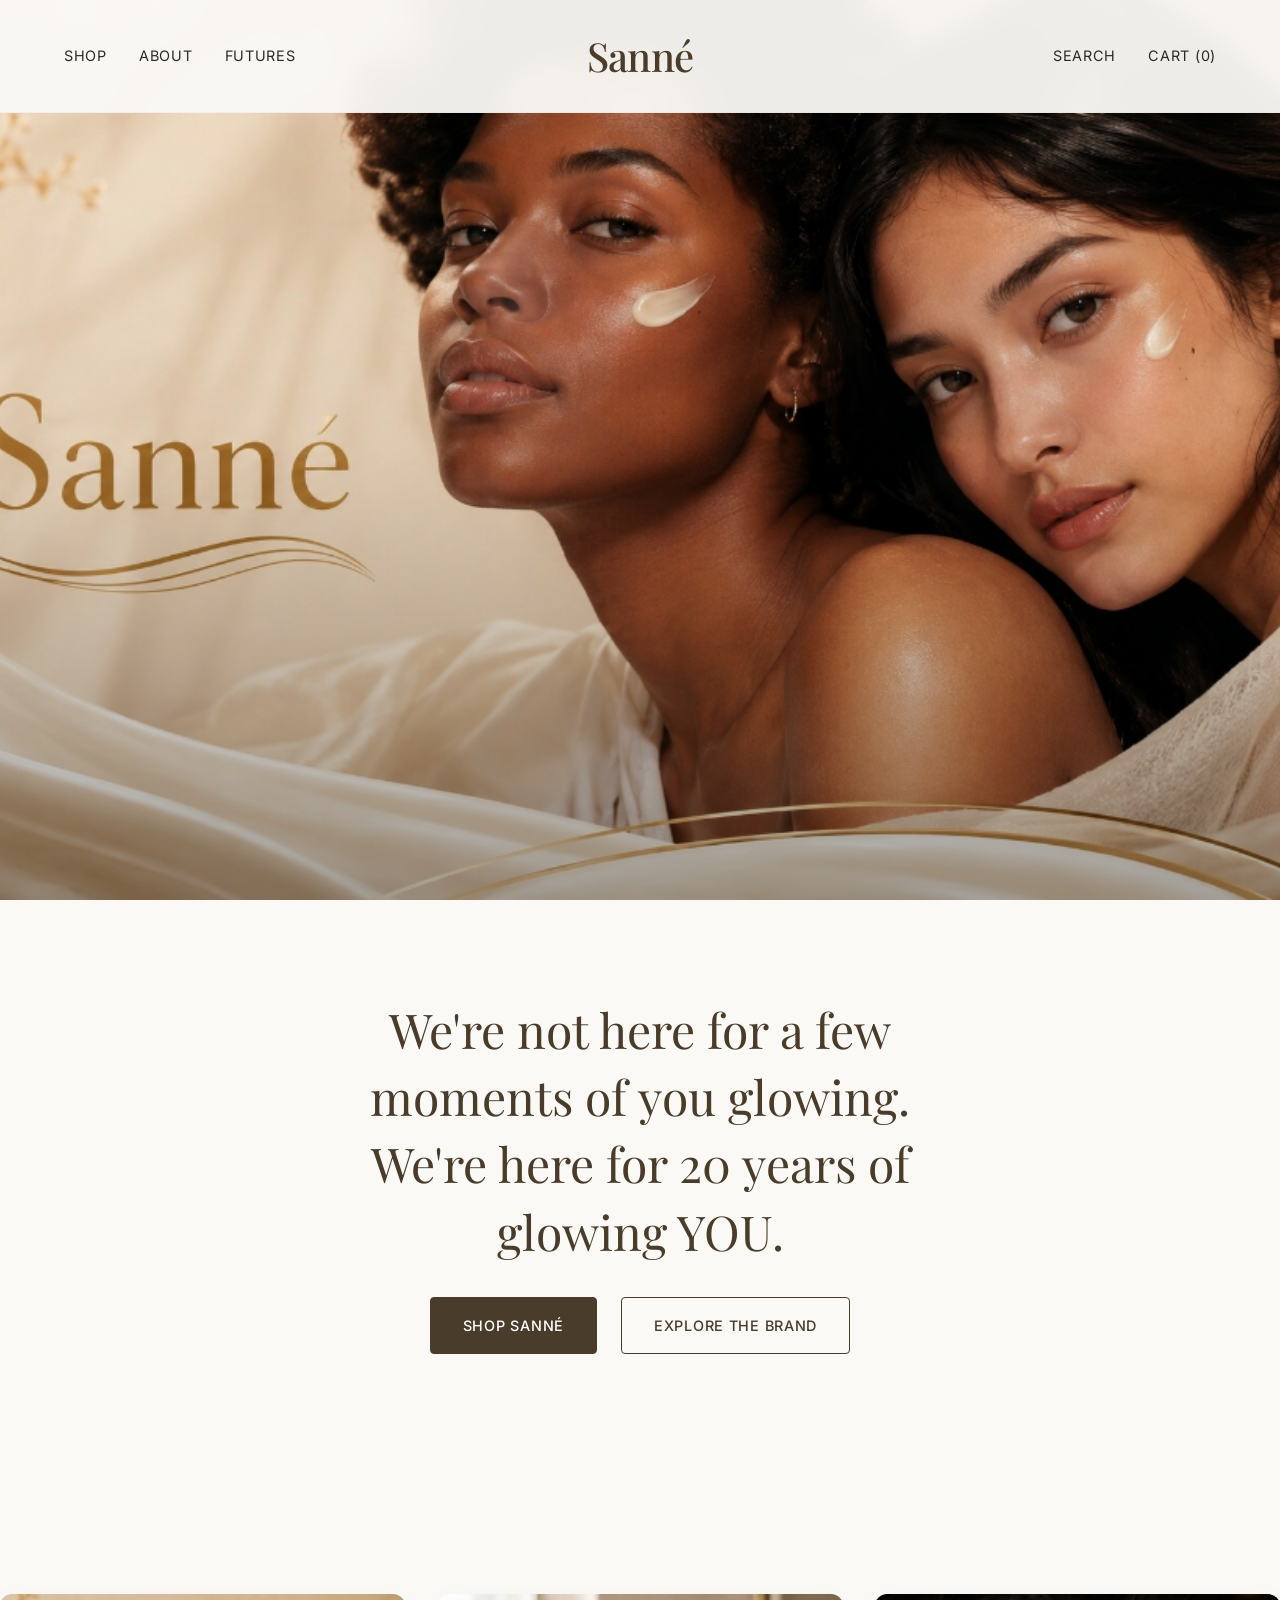
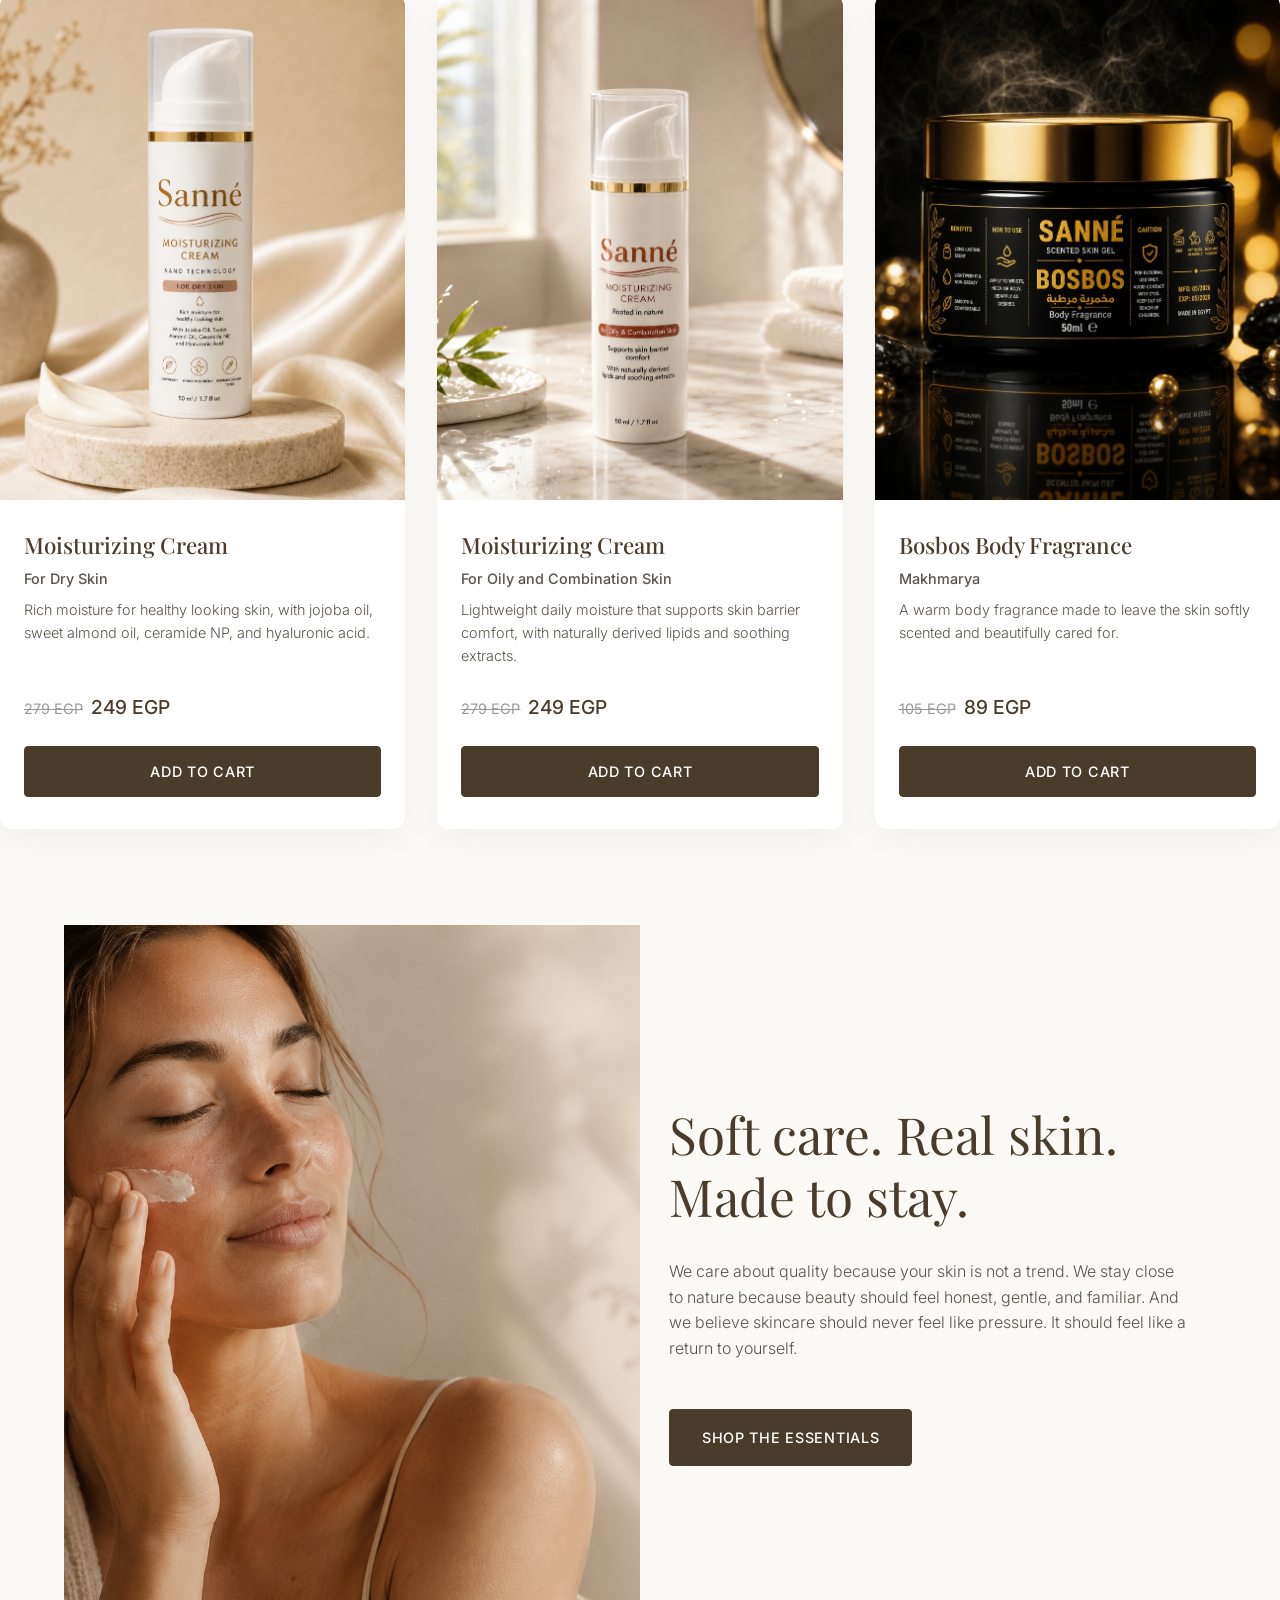
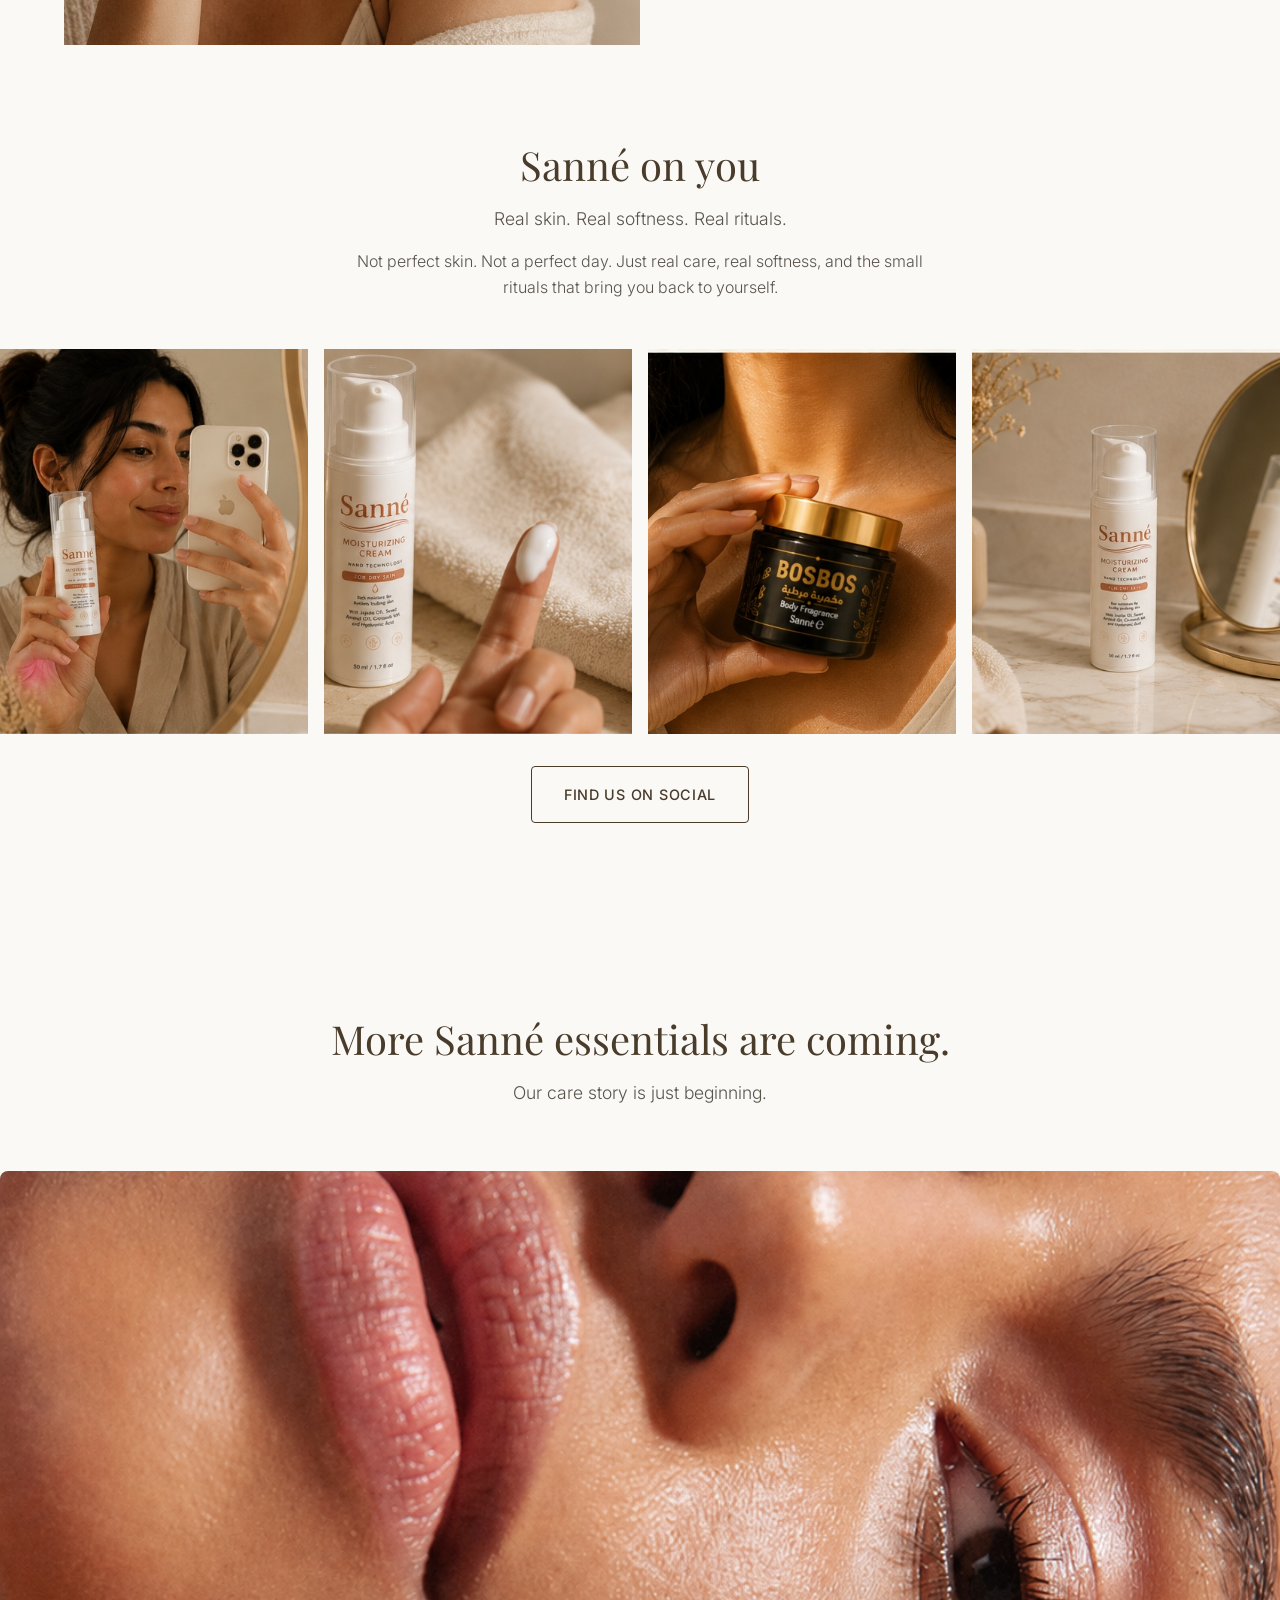
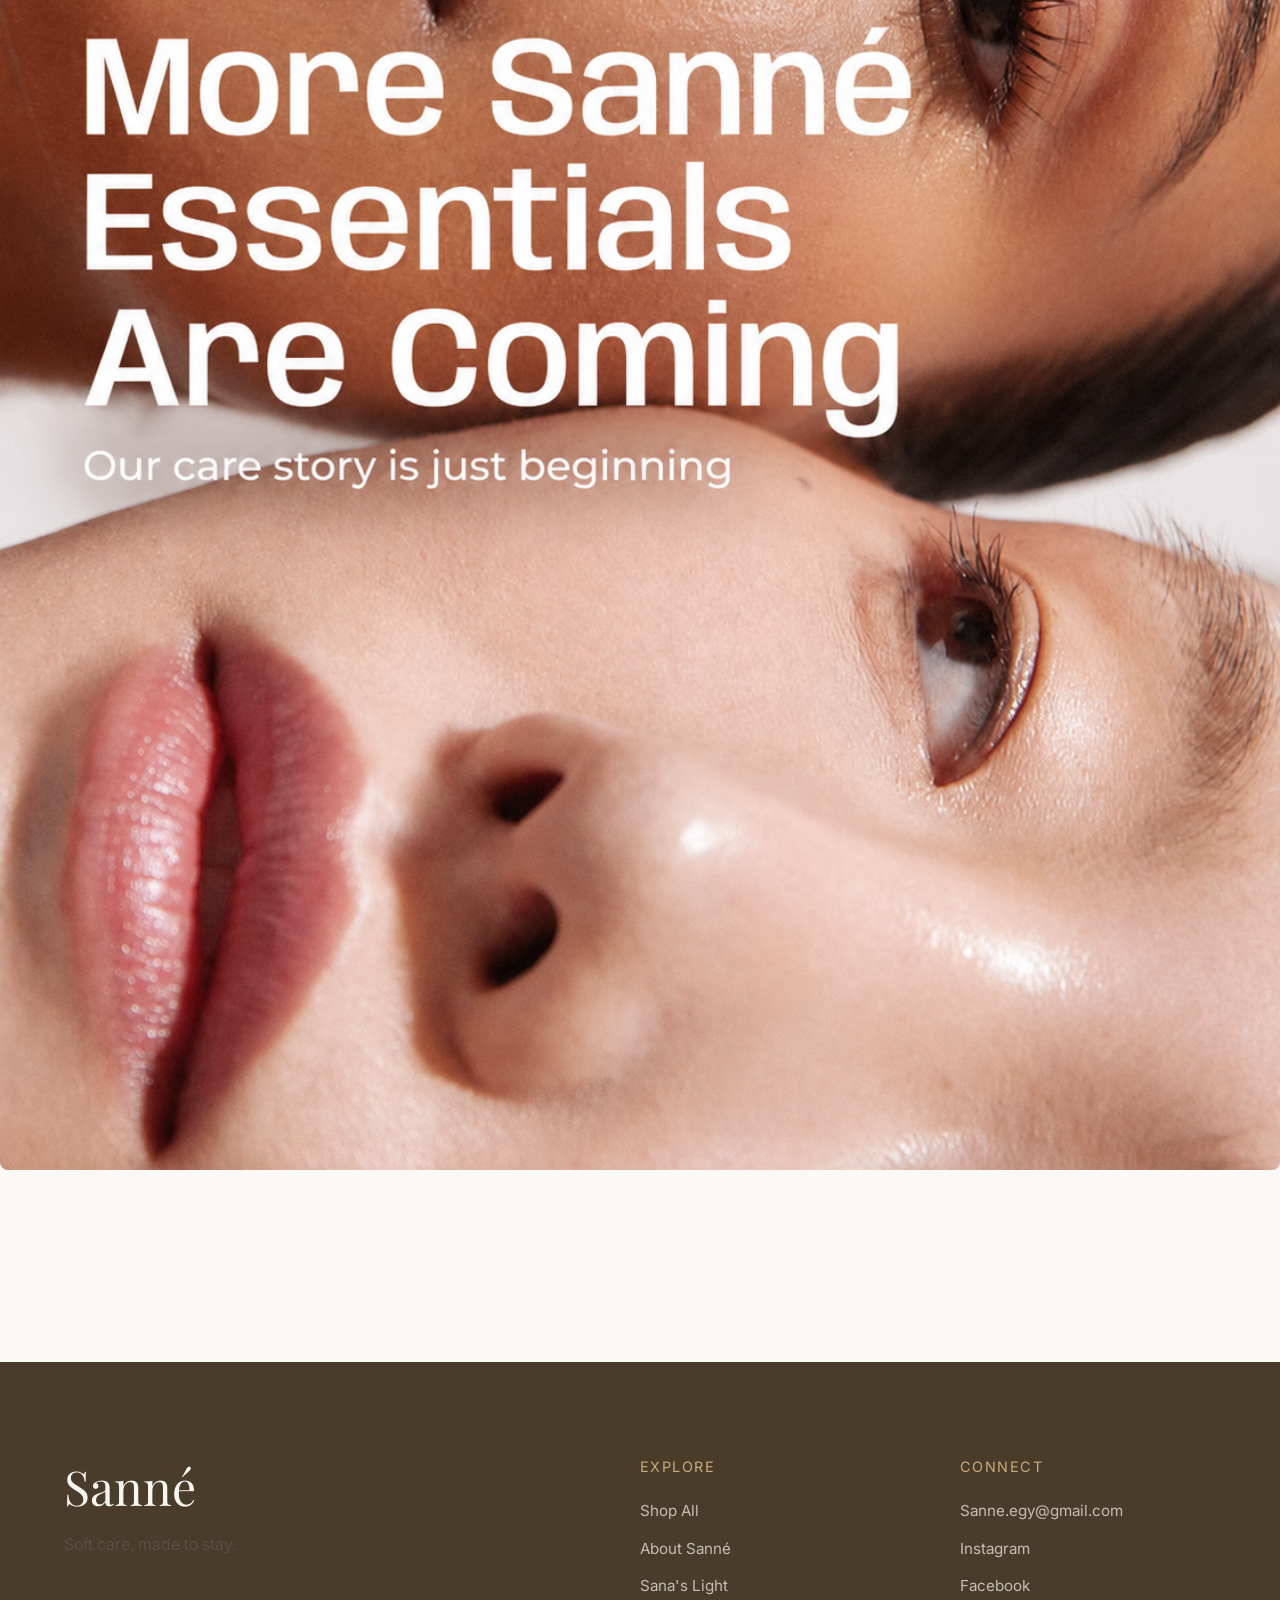
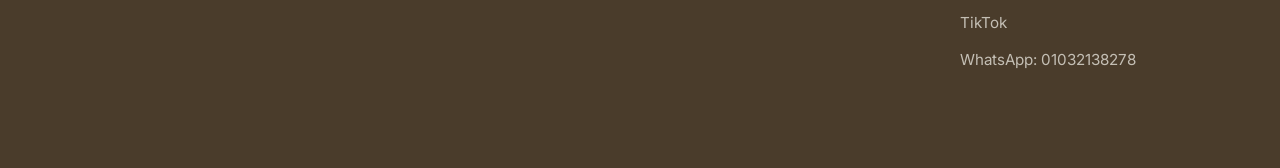
<file: index.html>
<!DOCTYPE html>
<html lang="en">
<head>
  <meta charset="UTF-8">
  <meta name="viewport" content="width=device-width, initial-scale=1.0">
  <title>Sanné | Premium Skincare and Body Care</title>
  <meta name="description" content="Sanné is a premium Egyptian skincare brand focused on natural inspired, intentional care. We are here for 20 years of glowing you.">
  <link rel="stylesheet" href="styles.css">
</head>
<body>

  <!-- Header -->
  <header class="header">
    <nav class="nav-left">
      <a href="shop.html" class="nav-link">SHOP</a>
      <a href="about.html" class="nav-link">ABOUT</a>
      <a href="futures.html" class="nav-link">FUTURES</a>
    </nav>
    <a href="index.html" class="logo">Sanné</a>
    <nav class="nav-right">
      <a href="#" class="nav-link" id="nav-search">SEARCH</a>
      <a href="#" class="nav-link" id="nav-cart">CART <span id="cart-count-badge">(0)</span></a>
    </nav>
    <div class="hamburger">
      <span></span>
      <span></span>
      <span></span>
    </div>
  </header>

  <!-- Mobile Menu -->
  <div class="mobile-menu">
    <a href="shop.html">SHOP</a>
    <a href="about.html">ABOUT</a>
    <a href="futures.html">FUTURES</a>
    <a href="#" id="mobile-search">SEARCH</a>
    <a href="#" id="mobile-cart">CART</a>
  </div>

  <!-- Search Overlay -->
  <div class="search-overlay" id="search-overlay">
    <div class="search-content">
      <button class="close-btn" id="close-search">&times;</button>
      <h2 class="section-title text-center mb-sm">Search Sanné</h2>
      <input type="text" id="search-input" class="form-control" placeholder="Search products, keywords, or skin type..." autocomplete="off">
      <div id="search-results" class="search-results-container mt-md"></div>
    </div>
  </div>

  <!-- Cart Overlay -->
  <div class="cart-overlay" id="cart-overlay">
    <div class="cart-content">
      <button class="close-btn" id="close-cart">&times;</button>
      <h2 class="section-title mb-md">Your Cart</h2>
      
      <div id="cart-items-container" class="cart-items-container">
        <!-- Cart items will be injected here -->
        <p class="empty-cart-msg text-center mt-md">Your cart is empty.</p>
      </div>
      
      <div class="cart-footer mt-md" id="cart-footer" style="display: none;">
        <div class="cart-total-row">
          <span>Total:</span>
          <span id="cart-total-price">0 EGP</span>
        </div>
        
        <h3 class="mt-md mb-sm" style="font-size: 1.2rem;">Checkout</h3>
        <p class="mb-sm" style="font-size: 0.9rem; color: var(--color-text-light);">Payment method: Cash or Instapay</p>
        
        <form id="checkout-form">
          <div class="form-group">
            <input type="text" id="checkout-name" class="form-control" placeholder="Full Name" required>
          </div>
          <div class="form-group">
            <input type="tel" id="checkout-phone" class="form-control" placeholder="Phone Number" required>
          </div>
          <div class="form-group">
            <input type="tel" id="checkout-whatsapp" class="form-control" placeholder="WhatsApp Number (if different)">
          </div>
          <div class="form-group">
            <select id="checkout-city" class="form-control" required>
              <option value="" disabled selected>City in Egypt</option>
              <option value="Cairo">Cairo</option>
              <option value="Giza">Giza</option>
              <option value="Alex">Alexandria</option>
              <option value="Belbeis">Belbeis</option>
              <option value="Zagazig">Zagazig</option>
              <option value="10th of Ramadan">10th of Ramadan</option>
              <option value="Ismailia">Ismailia</option>
              <option value="Aswan">Aswan</option>
              <option value="Assiut">Assiut</option>
              <option value="Luxor">Luxor</option>
              <option value="Red Sea">Red Sea</option>
              <option value="Beheira">Beheira</option>
              <option value="Dakahlia">Dakahlia</option>
              <option value="Suez">Suez</option>
              <option value="Gharbia">Gharbia</option>
              <option value="Fayoum">Fayoum</option>
              <option value="Menoufia">Menoufia</option>
              <option value="Minya">Minya</option>
              <option value="New Valley">New Valley</option>
              <option value="Beni Suef">Beni Suef</option>
              <option value="Port Said">Port Said</option>
              <option value="South Sinai">South Sinai</option>
              <option value="Damietta">Damietta</option>
              <option value="Sohag">Sohag</option>
              <option value="North Sinai">North Sinai</option>
              <option value="Qena">Qena</option>
              <option value="Kafr El Sheikh">Kafr El Sheikh</option>
              <option value="Matrouh">Matrouh</option>
              <option value="Sharqiyah">Sharqiyah</option>
            </select>
          </div>
          <div class="form-group">
            <textarea id="checkout-address" class="form-control" rows="2" placeholder="Full Address" required></textarea>
          </div>
          <div class="form-group">
            <textarea id="checkout-notes" class="form-control" rows="2" placeholder="Notes (Optional)"></textarea>
          </div>
          <button type="submit" class="btn btn-primary" style="width: 100%;">Complete Order</button>
          <p id="checkout-success-msg" class="success-msg mt-sm" style="display: none; color: green; font-size: 0.9rem; text-align: center;">Your order is ready. Please complete it through WhatsApp.</p>
        </form>
      </div>
    </div>
  </div>

  <!-- Hero Section -->
  <section class="hero hero-clean">
    <img src="images/hero.jpg" alt="Sanné Brand Experience" class="hero-img">
    <div class="hero-overlay"></div>
  </section>

  <!-- Mission Statement Section -->
  <section class="mission-section text-center">
    <div class="container" style="max-width: 800px; padding: 4rem 5% 6rem;">
      <h2 class="philosophy-text" style="font-size: clamp(2rem, 4vw, 3rem); font-style: normal; line-height: 1.4;">We're not here for a few moments of you glowing.<br>We're here for 20 years of glowing YOU.</h2>
      <div class="hero-actions mt-md" style="justify-content: center; gap: 1.5rem;">
        <a href="shop.html" class="btn btn-primary">Shop Sanné</a>
        <a href="about.html" class="btn">Explore the brand</a>
      </div>
    </div>
  </section>

  <!-- Featured Products -->
  <section class="section container pt-0">
    <div class="products-grid">
      <!-- Product 1 -->
      <div class="product-card" data-id="p1" data-name="Moisturizing Cream" data-variant="For Dry Skin" data-price="249">
        <div class="product-image-container">
          <img src="images/dry_skin.jpg" alt="Moisturizing Cream For Dry Skin" class="product-image default-img">
          <img src="images/hover_dry_skin_1778922108728.png" alt="Applying Moisturizing Cream For Dry Skin" class="product-image hover-img">
        </div>
        <div class="product-info">
          <h3 class="product-title">Moisturizing Cream</h3>
          <p class="product-variant" style="font-size: 0.9rem; margin-bottom: 0.5rem; font-weight: 500;">For Dry Skin</p>
          <p class="product-desc">Rich moisture for healthy looking skin, with jojoba oil, sweet almond oil, ceramide NP, and hyaluronic acid.</p>
          <div class="product-price-row">
            <span class="price-old">279 EGP</span>
            <span class="price-new">249 EGP</span>
          </div>
          <button class="btn btn-primary btn-order add-to-cart-btn">Add to cart</button>
        </div>
      </div>

      <!-- Product 2 -->
      <div class="product-card" data-id="p2" data-name="Moisturizing Cream" data-variant="For Oily and Combination Skin" data-price="249">
        <div class="product-image-container">
          <img src="images/oily_skin.jpg" alt="Moisturizing Cream For Oily and Combination Skin" class="product-image default-img">
          <img src="images/hover_oily_skin_1778922300593.png" alt="Applying Moisturizing Cream For Oily and Combination Skin" class="product-image hover-img">
        </div>
        <div class="product-info">
          <h3 class="product-title">Moisturizing Cream</h3>
          <p class="product-variant" style="font-size: 0.9rem; margin-bottom: 0.5rem; font-weight: 500;">For Oily and Combination Skin</p>
          <p class="product-desc">Lightweight daily moisture that supports skin barrier comfort, with naturally derived lipids and soothing extracts.</p>
          <div class="product-price-row">
            <span class="price-old">279 EGP</span>
            <span class="price-new">249 EGP</span>
          </div>
          <button class="btn btn-primary btn-order add-to-cart-btn">Add to cart</button>
        </div>
      </div>

      <!-- Product 3 -->
      <div class="product-card" data-id="p3" data-name="Bosbos Body Fragrance" data-variant="Makhmarya" data-price="89">
        <div class="product-image-container">
          <img src="images/bosbos.jpg" alt="Bosbos Body Fragrance" class="product-image default-img">
          <img src="images/bosbos_hover.png" alt="Bosbos Body Fragrance Usage" class="product-image hover-img">
        </div>
        <div class="product-info">
          <h3 class="product-title">Bosbos Body Fragrance</h3>
          <p class="product-variant" style="font-size: 0.9rem; margin-bottom: 0.5rem; font-weight: 500;">Makhmarya</p>
          <p class="product-desc">A warm body fragrance made to leave the skin softly scented and beautifully cared for.</p>
          <div class="product-price-row">
            <span class="price-old">105 EGP</span>
            <span class="price-new">89 EGP</span>
          </div>
          <button class="btn btn-primary btn-order add-to-cart-btn">Add to cart</button>
        </div>
      </div>
    </div>
  </section>

  <!-- Soft Care Section -->
  <section class="editorial-split container">
    <div class="image-wrapper" style="flex: 1;">
      <img src="images/home_soft_care_section.png" alt="Soft care. Real skin. Made to stay." class="editorial-img">
    </div>
    <div class="editorial-content" style="flex: 1; padding: 10% 5%;">
      <h2 class="editorial-title">Soft care. Real skin. Made to stay.</h2>
      <p class="mb-sm">We care about quality because your skin is not a trend. We stay close to nature because beauty should feel honest, gentle, and familiar. And we believe skincare should never feel like pressure. It should feel like a return to yourself.</p>
      <div class="mt-md"><a href="shop.html" class="btn btn-primary">Shop the essentials</a></div>
    </div>
  </section>

  <!-- Sanné on you Section -->
  <section class="section container text-center">
    <h2 class="section-title">Sanné on you</h2>
    <p class="section-subtitle mb-sm">Real skin. Real softness. Real rituals.</p>
    <p class="mb-lg" style="max-width: 600px; margin: 0 auto; color: var(--color-text-light);">Not perfect skin. Not a perfect day. Just real care, real softness, and the small rituals that bring you back to yourself.</p>
    
    <div class="social-grid" style="display: grid; grid-template-columns: repeat(4, 1fr); gap: 1rem; margin-bottom: 2rem;">
      <img src="images/sanne_on_you_selfie.jpg" alt="Sanné selfie" class="social-img" style="width: 100%; aspect-ratio: 4/5; object-fit: cover;">
      <img src="images/sanne_on_you_texture.jpg" alt="Sanné texture" class="social-img" style="width: 100%; aspect-ratio: 4/5; object-fit: cover;">
      <img src="images/sanne_on_you_bosbos.jpg" alt="Sanné bosbos" class="social-img" style="width: 100%; aspect-ratio: 4/5; object-fit: cover;">
      <img src="images/sanne_on_you_vanity.jpg" alt="Sanné vanity" class="social-img" style="width: 100%; aspect-ratio: 4/5; object-fit: cover;">
    </div>
    <div>
      <a href="https://www.instagram.com/sanne.egy/" target="_blank" class="btn">Find us on social</a>
    </div>
  </section>

  <!-- Coming Soon -->
  <section class="section container text-center">
    <div class="section-header">
      <h2 class="section-title">More Sanné essentials are coming.</h2>
      <p class="section-subtitle">Our care story is just beginning.</p>
    </div>
    
    <div class="coming-soon-banner" style="margin-top: 2rem;">
      <img src="images/Our care story is just beginning.png" alt="Our care story is just beginning" style="width: 100%; height: auto; border-radius: 8px;">
    </div>
  </section>

  <!-- Footer -->
  <footer class="footer mt-xl">
    <div class="footer-top">
      <div>
        <h2 class="footer-brand">Sanné</h2>
        <p>Soft care, made to stay.</p>
      </div>
      <div>
        <h3 class="footer-title">Explore</h3>
        <div class="footer-links">
          <a href="shop.html">Shop All</a>
          <a href="about.html">About Sanné</a>
          <a href="futures.html">Sana's Light</a>
        </div>
      </div>
      <div>
        <h3 class="footer-title">Connect</h3>
        <div class="footer-links">
          <a href="mailto:Sanne.egy@gmail.com">Sanne.egy@gmail.com</a>
          <a href="https://www.instagram.com/sanne.egy/" target="_blank">Instagram</a>
          <a href="https://www.facebook.com/share/1Dsn9ZZotF/" target="_blank">Facebook</a>
          <a href="https://www.tiktok.com/@sanne.eg?_r=1&_t=ZS-96NpIO4bs0N" target="_blank">TikTok</a>
          <a href="https://wa.me/201032138278" target="_blank">WhatsApp: 01032138278</a>
        </div>
      </div>
    </div>
  </footer>

  <script src="app.js"></script>
</body>
</html>
</file>
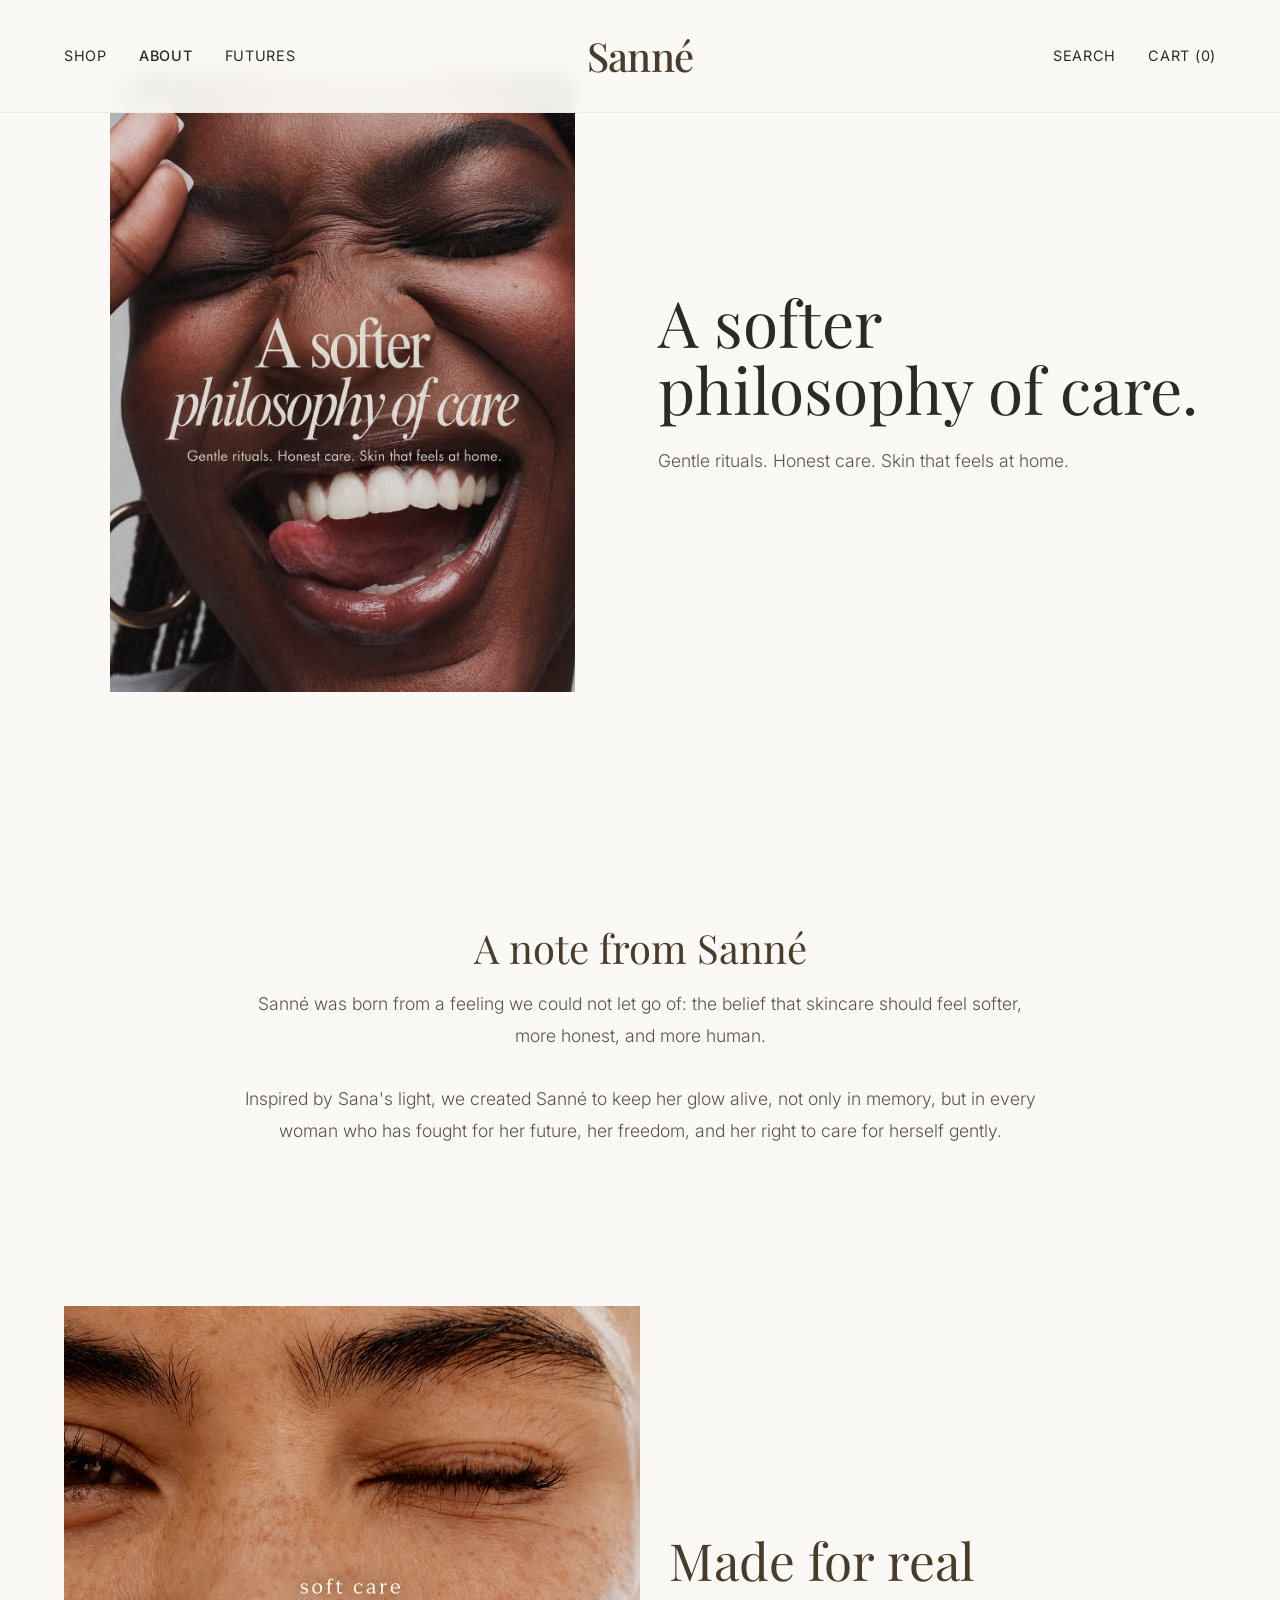
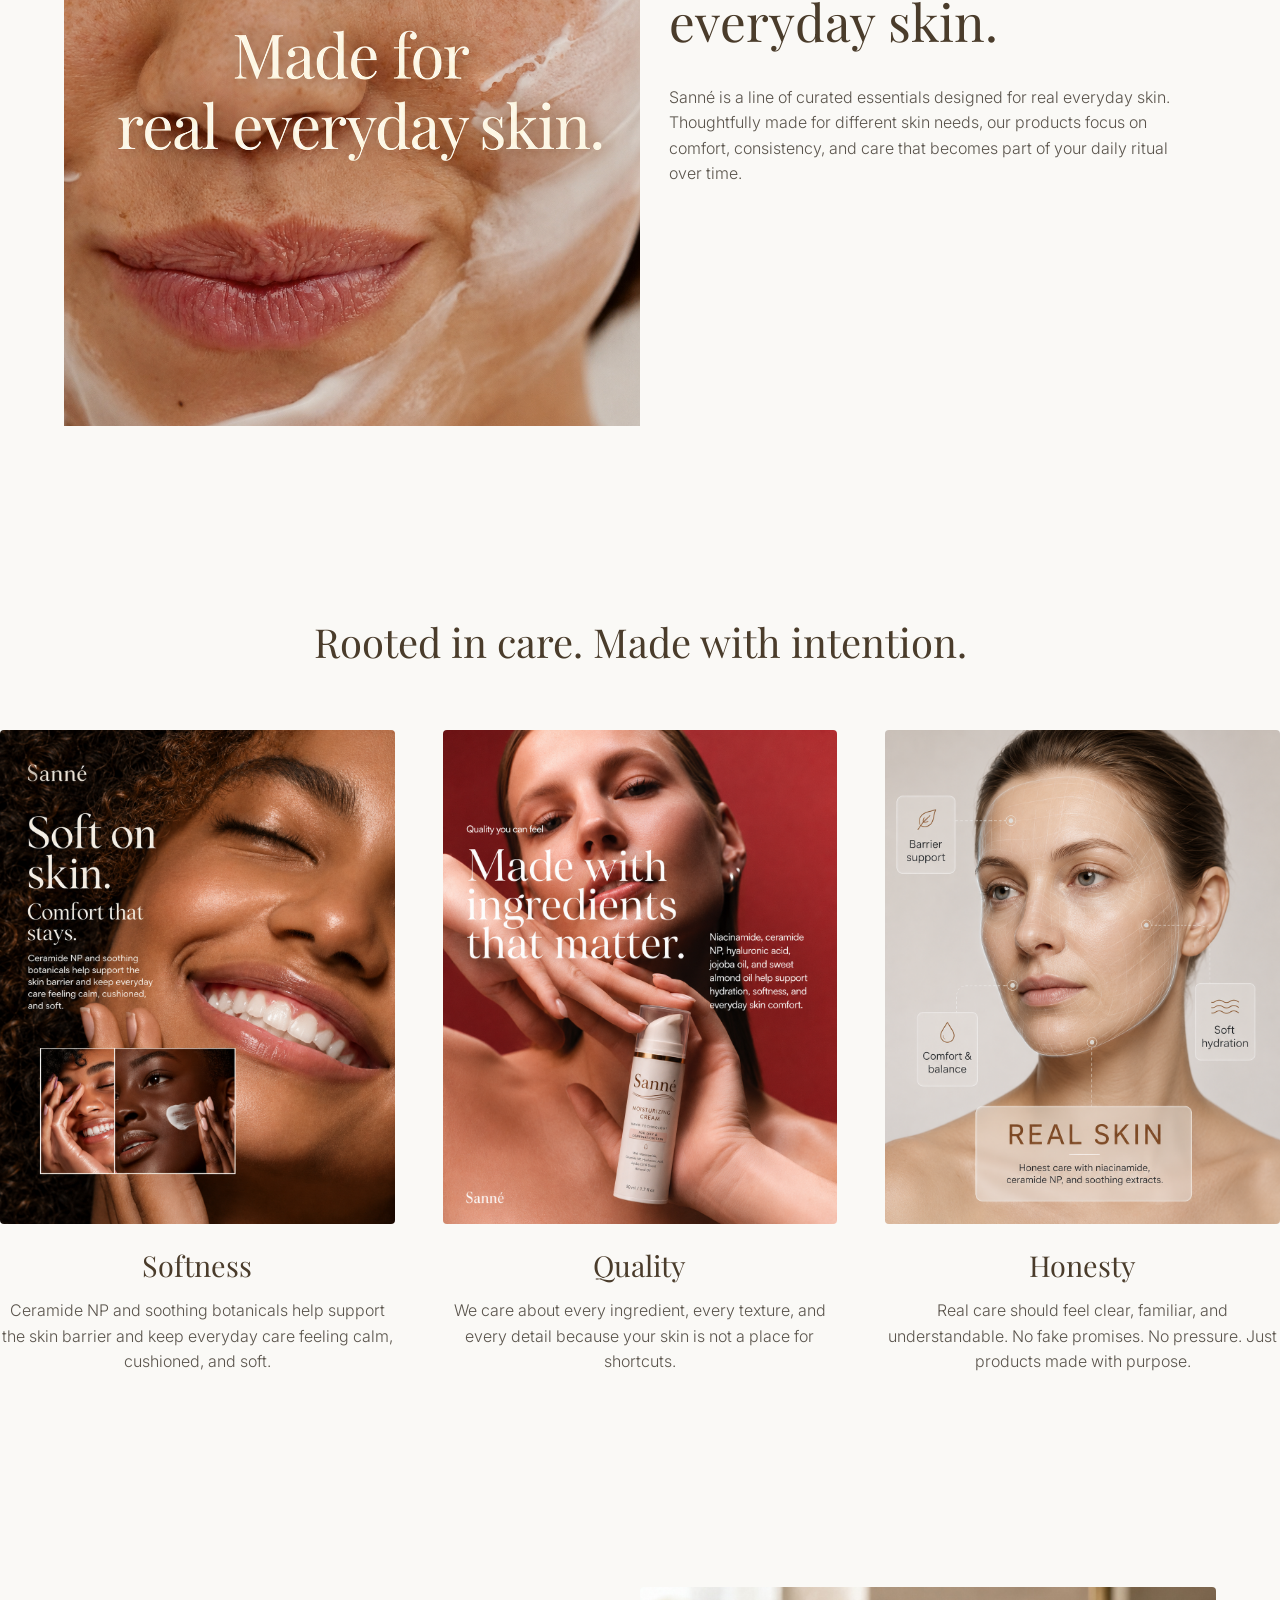
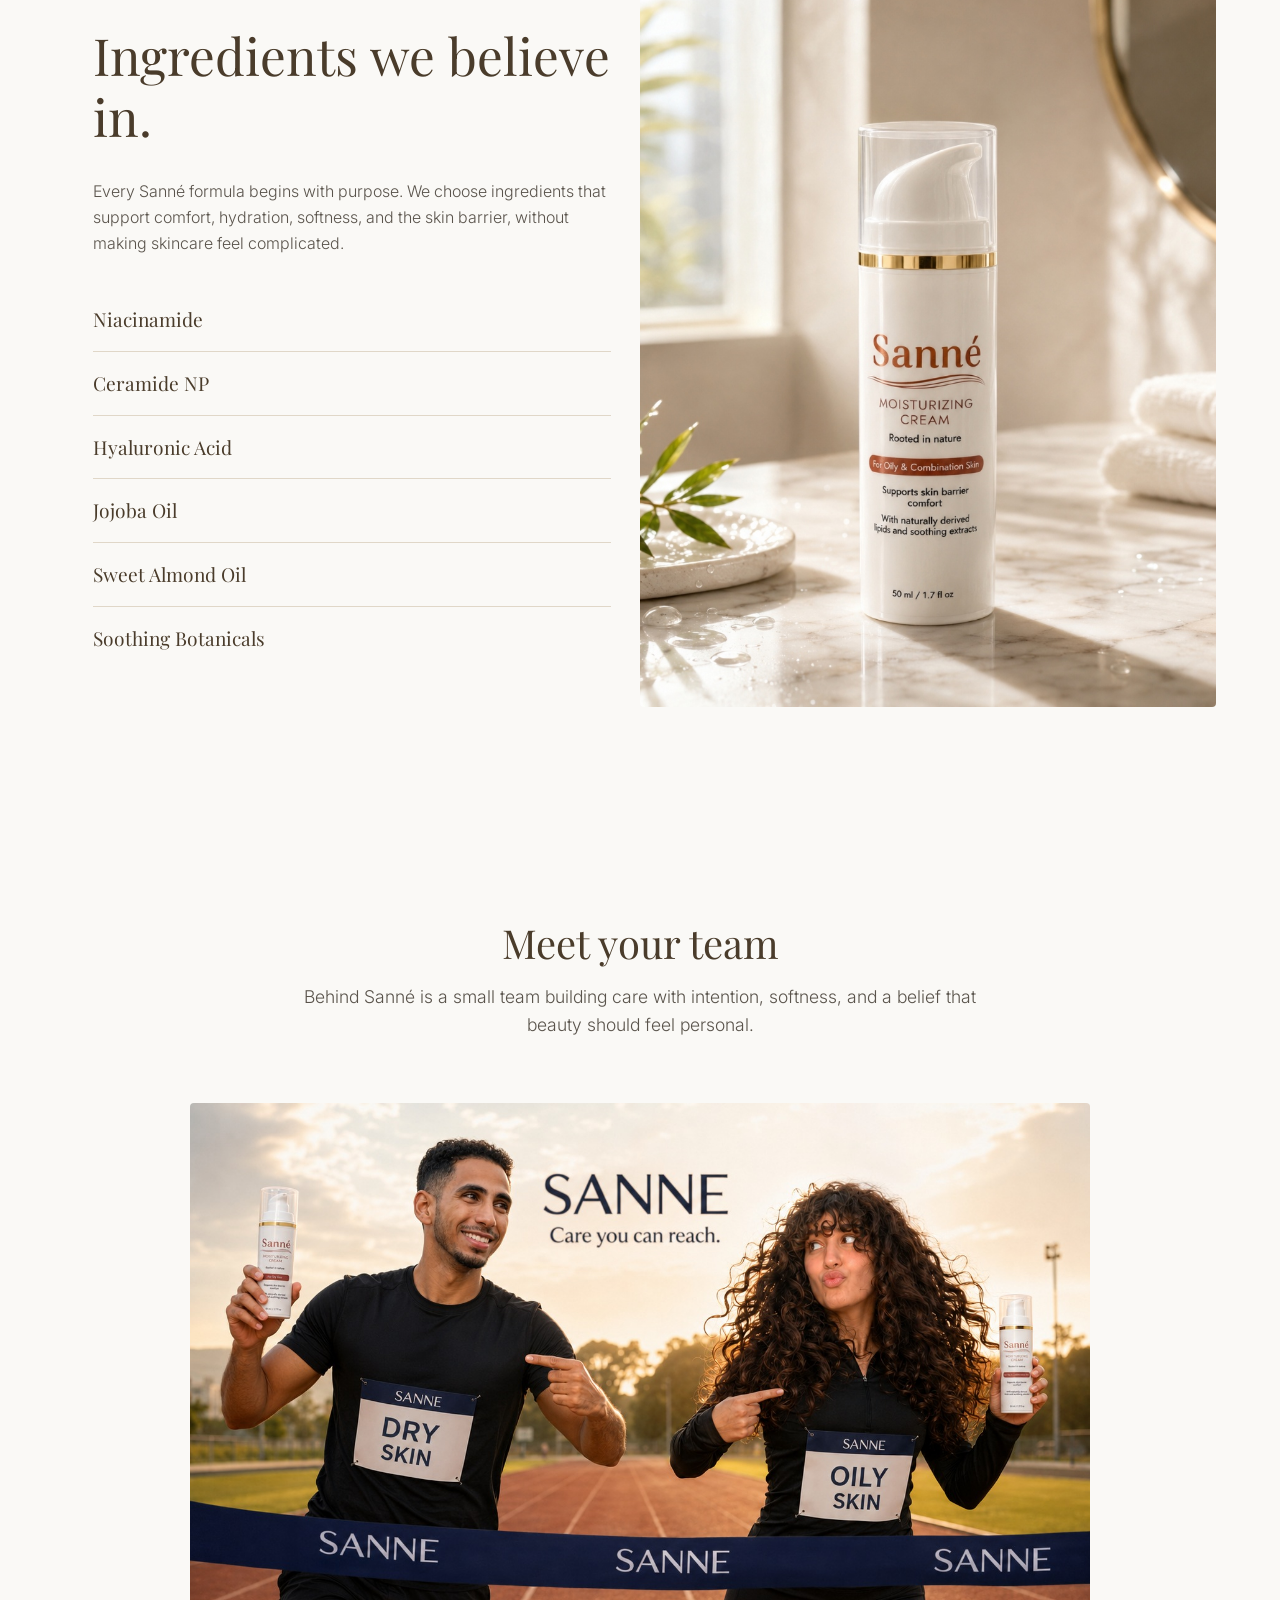
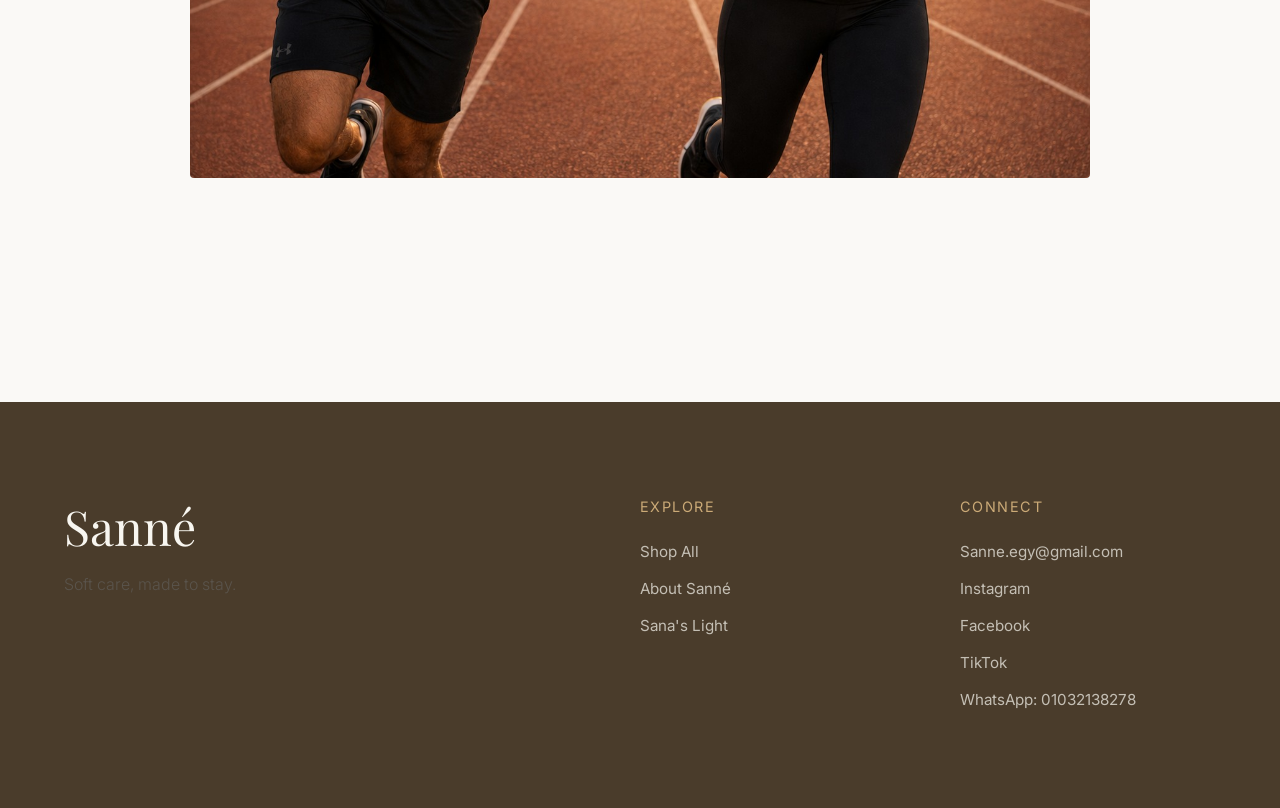
<file: about.html>
<!DOCTYPE html>
<html lang="en">
<head>
  <meta charset="UTF-8">
  <meta name="viewport" content="width=device-width, initial-scale=1.0">
  <title>About Sanné | A Softer Philosophy of Care</title>
  <meta name="description" content="Sanné was born from a feeling we could not let go of: the belief that skincare should feel softer, more honest, and more human.">
  <link rel="stylesheet" href="styles.css">
</head>
<body>

  <!-- Header -->
  <header class="header">
    <nav class="nav-left">
      <a href="shop.html" class="nav-link">SHOP</a>
      <a href="about.html" class="nav-link" style="font-weight: 500;">ABOUT</a>
      <a href="futures.html" class="nav-link">FUTURES</a>
    </nav>
    <a href="index.html" class="logo">Sanné</a>
    <nav class="nav-right">
      <a href="#" class="nav-link" id="nav-search">SEARCH</a>
      <a href="#" class="nav-link" id="nav-cart">CART <span id="cart-count-badge">(0)</span></a>
    </nav>
    <div class="hamburger">
      <span></span>
      <span></span>
      <span></span>
    </div>
  </header>

  <!-- Mobile Menu -->
  <div class="mobile-menu">
    <a href="shop.html">SHOP</a>
    <a href="about.html">ABOUT</a>
    <a href="futures.html">FUTURES</a>
    <a href="#" id="mobile-search">SEARCH</a>
    <a href="#" id="mobile-cart">CART</a>
  </div>

  <!-- Search Overlay -->
  <div class="search-overlay" id="search-overlay">
    <div class="search-content">
      <button class="close-btn" id="close-search">&times;</button>
      <h2 class="section-title text-center mb-sm">Search Sanné</h2>
      <input type="text" id="search-input" class="form-control" placeholder="Search products, keywords, or skin type..." autocomplete="off">
      <div id="search-results" class="search-results-container mt-md"></div>
    </div>
  </div>

  <!-- Cart Overlay -->
  <div class="cart-overlay" id="cart-overlay">
    <div class="cart-content">
      <button class="close-btn" id="close-cart">&times;</button>
      <h2 class="section-title mb-md">Your Cart</h2>
      
      <div id="cart-items-container" class="cart-items-container">
        <p class="empty-cart-msg text-center mt-md">Your cart is empty.</p>
      </div>
      
      <div class="cart-footer mt-md" id="cart-footer" style="display: none;">
        <div class="cart-total-row">
          <span>Total:</span>
          <span id="cart-total-price">0 EGP</span>
        </div>
        
        <h3 class="mt-md mb-sm" style="font-size: 1.2rem;">Checkout</h3>
        <p class="mb-sm" style="font-size: 0.9rem; color: var(--color-text-light);">Payment method: Cash or Instapay</p>
        
        <form id="checkout-form">
          <div class="form-group">
            <input type="text" id="checkout-name" class="form-control" placeholder="Full Name" required>
          </div>
          <div class="form-group">
            <input type="tel" id="checkout-phone" class="form-control" placeholder="Phone Number" required>
          </div>
          <div class="form-group">
            <input type="tel" id="checkout-whatsapp" class="form-control" placeholder="WhatsApp Number (if different)">
          </div>
          <div class="form-group">
            <select id="checkout-city" class="form-control" required>
              <option value="" disabled selected>City in Egypt</option>
              <option value="Cairo">Cairo</option>
              <option value="Giza">Giza</option>
              <option value="Alex">Alexandria</option>
              <option value="Belbeis">Belbeis</option>
              <option value="Zagazig">Zagazig</option>
              <option value="10th of Ramadan">10th of Ramadan</option>
              <option value="Ismailia">Ismailia</option>
              <option value="Aswan">Aswan</option>
              <option value="Assiut">Assiut</option>
              <option value="Luxor">Luxor</option>
              <option value="Red Sea">Red Sea</option>
              <option value="Beheira">Beheira</option>
              <option value="Dakahlia">Dakahlia</option>
              <option value="Suez">Suez</option>
              <option value="Gharbia">Gharbia</option>
              <option value="Fayoum">Fayoum</option>
              <option value="Menoufia">Menoufia</option>
              <option value="Minya">Minya</option>
              <option value="New Valley">New Valley</option>
              <option value="Beni Suef">Beni Suef</option>
              <option value="Port Said">Port Said</option>
              <option value="South Sinai">South Sinai</option>
              <option value="Damietta">Damietta</option>
              <option value="Sohag">Sohag</option>
              <option value="North Sinai">North Sinai</option>
              <option value="Qena">Qena</option>
              <option value="Kafr El Sheikh">Kafr El Sheikh</option>
              <option value="Matrouh">Matrouh</option>
              <option value="Sharqiyah">Sharqiyah</option>
            </select>
          </div>
          <div class="form-group">
            <textarea id="checkout-address" class="form-control" rows="2" placeholder="Full Address" required></textarea>
          </div>
          <div class="form-group">
            <textarea id="checkout-notes" class="form-control" rows="2" placeholder="Notes (Optional)"></textarea>
          </div>
          <button type="submit" class="btn btn-primary" style="width: 100%;">Complete Order</button>
          <p id="checkout-success-msg" class="success-msg mt-sm" style="display: none; color: green; font-size: 0.9rem; text-align: center;">Your order is ready. Please complete it through WhatsApp.</p>
        </form>
      </div>
    </div>
  </div>

<!-- About Hero -->
<section class="about-hero-editorial">
  <div class="about-hero-image-wrap">
    <img
      src="images/A softer philosophy of care.png"
      alt="A softer philosophy of care"
      class="about-hero-img"
    >
  </div>

  <div class="about-hero-copy">
    <h1>A softer philosophy of care.</h1>
    <p>Gentle rituals. Honest care. Skin that feels at home.</p>
  </div>
</section>

  <!-- Centered Note -->
  <section class="section container">
    <div class="centered-note text-center" style="max-width: 800px; margin: 0 auto; padding: 4rem 0;">
      <h2 class="section-title mb-sm">A note from Sanné</h2>
      <p style="font-size: 1.1rem; line-height: 1.8; color: var(--color-text-light);">
        Sanné was born from a feeling we could not let go of: the belief that skincare should feel softer, more honest, and more human.<br><br>
        Inspired by Sana's light, we created Sanné to keep her glow alive, not only in memory, but in every woman who has fought for her future, her freedom, and her right to care for herself gently.
      </p>
    </div>
  </section>

  <!-- Intentional Skincare Split -->
  <section class="editorial-split container">
    <div class="image-wrapper" style="flex: 1;">
      <img src="images/Intentional skincare.png" alt="Intentional skincare" class="editorial-img">
    </div>
    <div class="editorial-content" style="flex: 1; padding: 10% 5%;">
      <h2 class="editorial-title">Made for real everyday skin.</h2>
      <p class="mb-sm">Sanné is a line of curated essentials designed for real everyday skin. Thoughtfully made for different skin needs, our products focus on comfort, consistency, and care that becomes part of your daily ritual over time.</p>
    </div>
  </section>

  <!-- Values Section -->
  <section class="section container mt-xl">
    <div class="section-header text-center mb-lg">
      <h2 class="section-title">Rooted in care. Made with intention.</h2>
    </div>
    
    <div class="values-grid" style="display: grid; grid-template-columns: repeat(auto-fit, minmax(300px, 1fr)); gap: 3rem;">
      <div class="value-card text-center">
        <img src="images/softness.png" alt="Softness" style="width: 100%; aspect-ratio: 4/5; object-fit: cover; margin-bottom: 1.5rem; border-radius: 4px;">
        <h3 class="mb-sm" style="font-family: var(--font-serif); font-size: 1.8rem; color: var(--color-dark-brown);">Softness</h3>
        <p>Ceramide NP and soothing botanicals help support the skin barrier and keep everyday care feeling calm, cushioned, and soft.</p>
      </div>
      <div class="value-card text-center">
        <img src="images/quality.png" alt="Quality" style="width: 100%; aspect-ratio: 4/5; object-fit: cover; margin-bottom: 1.5rem; border-radius: 4px;">
        <h3 class="mb-sm" style="font-family: var(--font-serif); font-size: 1.8rem; color: var(--color-dark-brown);">Quality</h3>
        <p>We care about every ingredient, every texture, and every detail because your skin is not a place for shortcuts.</p>
      </div>
      <div class="value-card text-center">
        <img src="images/honest.png" alt="Honesty" style="width: 100%; aspect-ratio: 4/5; object-fit: cover; margin-bottom: 1.5rem; border-radius: 4px;">
        <h3 class="mb-sm" style="font-family: var(--font-serif); font-size: 1.8rem; color: var(--color-dark-brown);">Honesty</h3>
        <p>Real care should feel clear, familiar, and understandable. No fake promises. No pressure. Just products made with purpose.</p>
      </div>
    </div>
  </section>

  <!-- Ingredients Split -->
  <section class="editorial-split container mt-xl" style="align-items: center;">
    <div class="editorial-content" style="flex: 1; padding: 10% 5%;">
      <h2 class="editorial-title">Ingredients we believe in.</h2>
      <p class="mb-md">Every Sanné formula begins with purpose. We choose ingredients that support comfort, hydration, softness, and the skin barrier, without making skincare feel complicated.</p>
      
      <ul style="list-style: none; padding: 0;">
        <li style="padding: 1rem 0; border-bottom: 1px solid var(--color-border); font-family: var(--font-serif); font-size: 1.2rem; color: var(--color-dark-brown);">Niacinamide</li>
        <li style="padding: 1rem 0; border-bottom: 1px solid var(--color-border); font-family: var(--font-serif); font-size: 1.2rem; color: var(--color-dark-brown);">Ceramide NP</li>
        <li style="padding: 1rem 0; border-bottom: 1px solid var(--color-border); font-family: var(--font-serif); font-size: 1.2rem; color: var(--color-dark-brown);">Hyaluronic Acid</li>
        <li style="padding: 1rem 0; border-bottom: 1px solid var(--color-border); font-family: var(--font-serif); font-size: 1.2rem; color: var(--color-dark-brown);">Jojoba Oil</li>
        <li style="padding: 1rem 0; border-bottom: 1px solid var(--color-border); font-family: var(--font-serif); font-size: 1.2rem; color: var(--color-dark-brown);">Sweet Almond Oil</li>
        <li style="padding: 1rem 0; font-family: var(--font-serif); font-size: 1.2rem; color: var(--color-dark-brown);">Soothing Botanicals</li>
      </ul>
    </div>
    <div class="image-wrapper" style="flex: 1;">
      <img src="images/oily_skin.jpg" alt="Ingredients we believe in" class="editorial-img" style="border-radius: 4px;">
    </div>
  </section>

  <!-- Team -->
  <section class="section container text-center mt-xl mb-xl">
    <div class="section-header">
      <h2 class="section-title">Meet your team</h2>
      <p class="section-subtitle mt-sm">Behind Sanné is a small team building care with intention, softness, and a belief that beauty should feel personal.</p>
    </div>
    <div style="max-width: 900px; margin: 2rem auto;">
      <img src="images/Team.jpg" alt="Meet your team" style="width: 100%; height: auto; border-radius: 4px;">
    </div>
  </section>

  <!-- Footer -->
  <footer class="footer mt-xl">
    <div class="footer-top">
      <div>
        <h2 class="footer-brand">Sanné</h2>
        <p>Soft care, made to stay.</p>
      </div>
      <div>
        <h3 class="footer-title">Explore</h3>
        <div class="footer-links">
          <a href="shop.html">Shop All</a>
          <a href="about.html">About Sanné</a>
          <a href="futures.html">Sana's Light</a>
        </div>
      </div>
      <div>
        <h3 class="footer-title">Connect</h3>
        <div class="footer-links">
          <a href="mailto:Sanne.egy@gmail.com">Sanne.egy@gmail.com</a>
          <a href="https://www.instagram.com/sanne.egy/" target="_blank">Instagram</a>
          <a href="https://www.facebook.com/share/1Dsn9ZZotF/" target="_blank">Facebook</a>
          <a href="https://www.tiktok.com/@sanne.eg?_r=1&_t=ZS-96NpIO4bs0N" target="_blank">TikTok</a>
          <a href="https://wa.me/201032138278" target="_blank">WhatsApp: 01032138278</a>
        </div>
      </div>
    </div>
  </footer>

  <script src="app.js"></script>
</body>
</html>
</file>
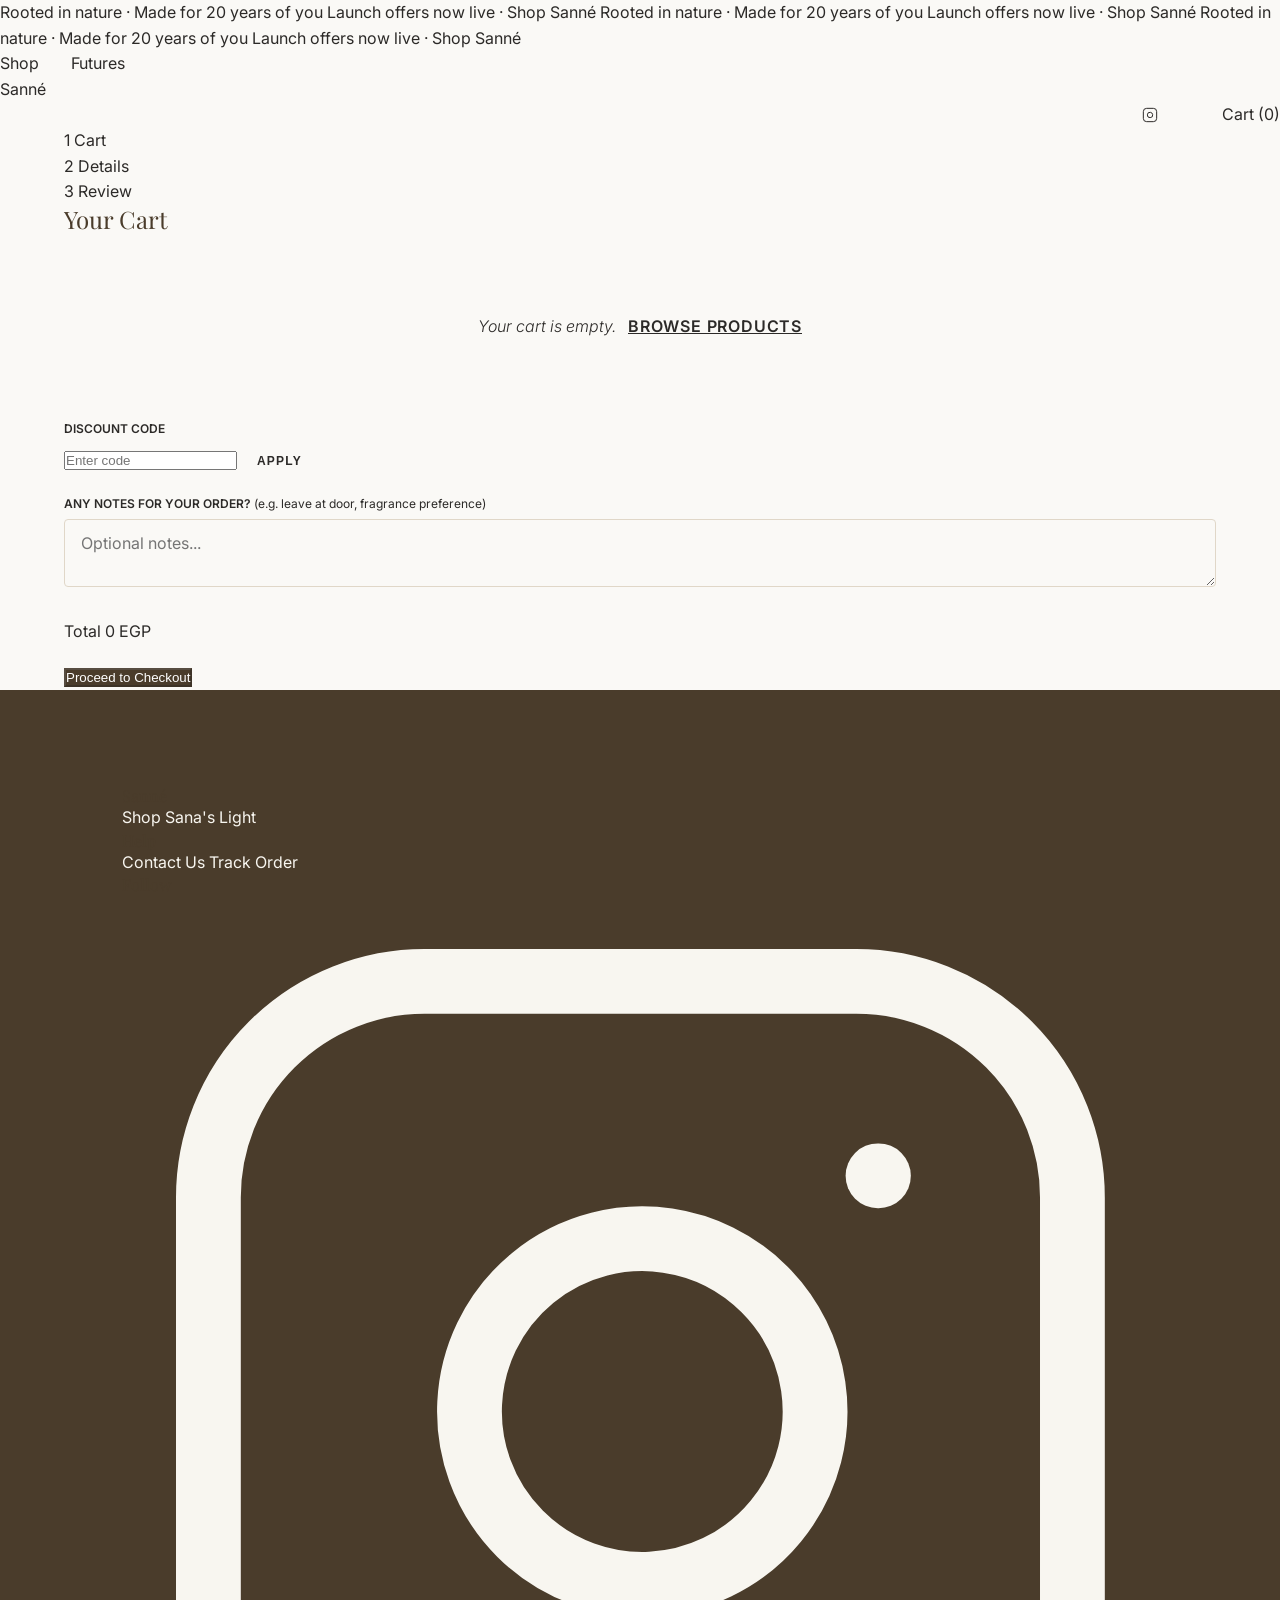
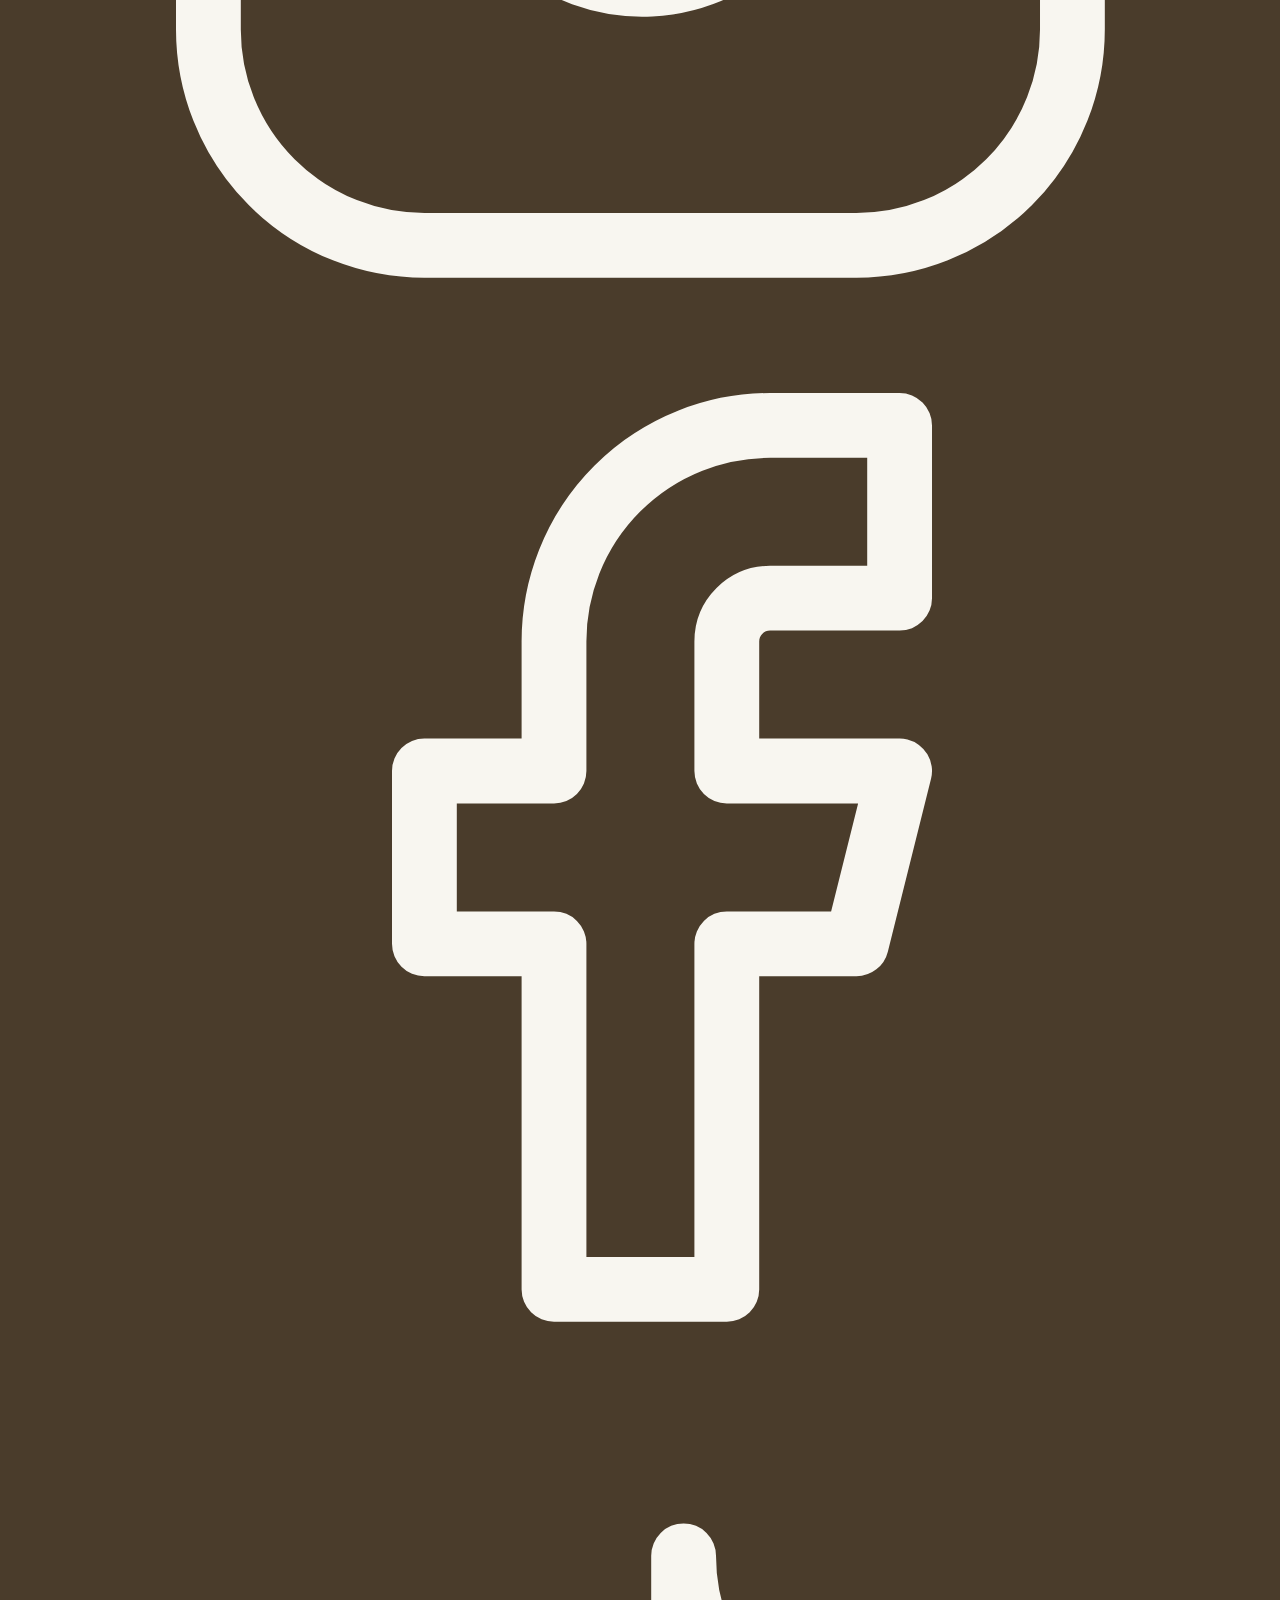
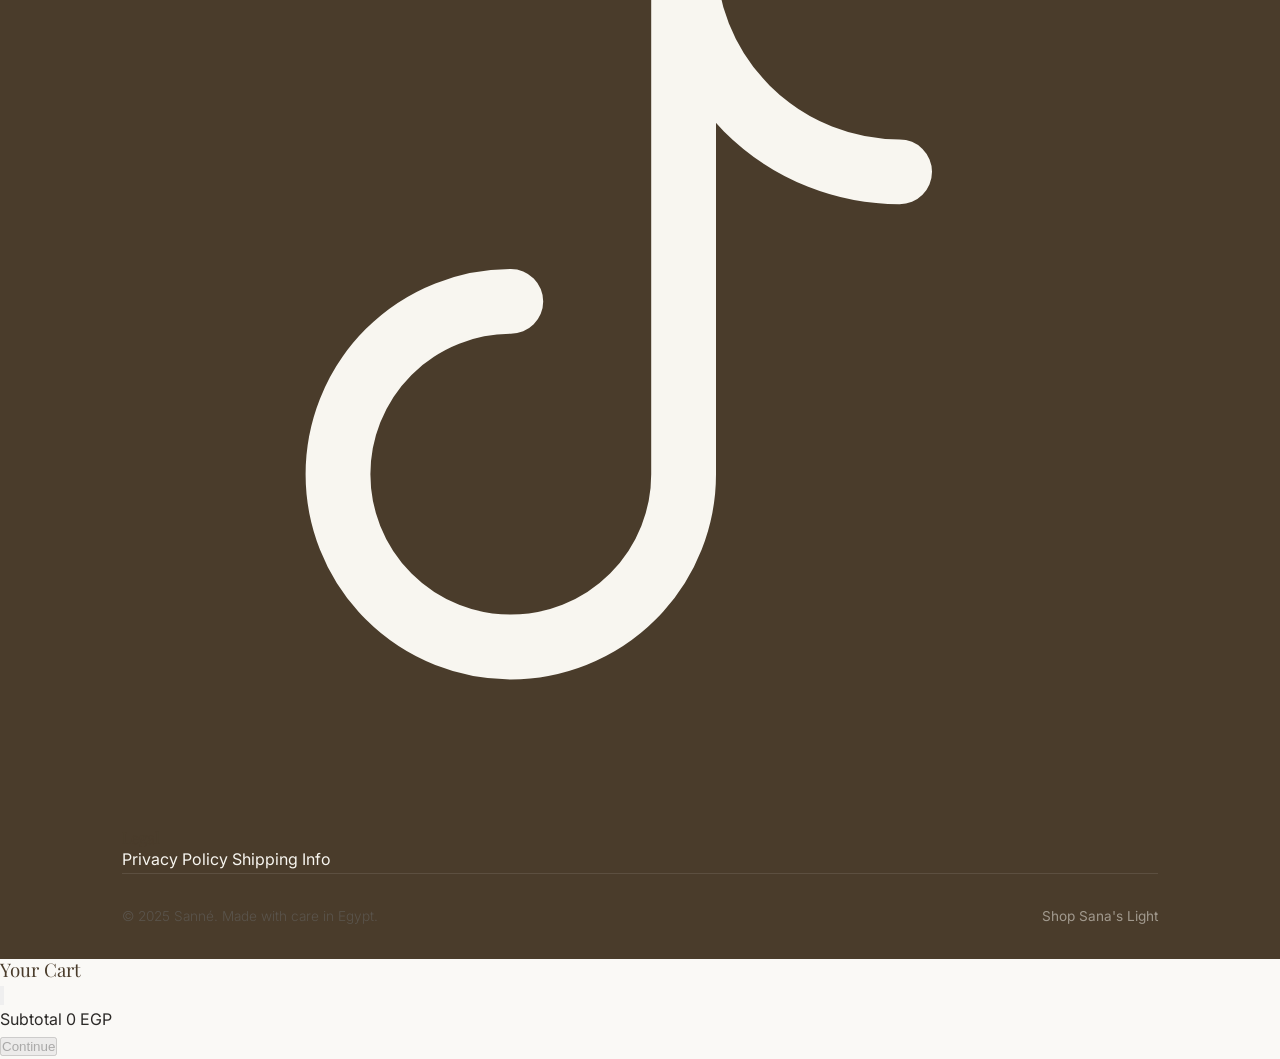
<file: checkout.html>
<!DOCTYPE html>
<html lang="en">
<head>
  <meta charset="UTF-8">
  <meta name="viewport" content="width=device-width, initial-scale=1.0">
  <title>Checkout, Sanné</title>
  <meta name="description" content="Complete your Sanné order. Cash or Instapay across Egypt.">
  <link rel="stylesheet" href="styles.css">
</head>
<body>

  <!-- Announcement Bar -->
  <div class="announcement-bar" id="announcement-bar">
    <div class="marquee-track">
      <span>Rooted in nature · Made for 20 years of you</span>
      <span>Launch offers now live · Shop Sanné</span>
      <span>Rooted in nature · Made for 20 years of you</span>
      <span>Launch offers now live · Shop Sanné</span>
      <span>Rooted in nature · Made for 20 years of you</span>
      <span>Launch offers now live · Shop Sanné</span>
    </div>
  </div>

  <!-- Navigation -->
  <nav class="navbar solid has-announcement" id="navbar">
    <div class="nav-inner">
      <div class="nav-left">
        <a href="shop.html">Shop</a>
        <a href="futures.html">Futures</a>
      </div>
      <a href="index.html" class="brand-logo">Sanné</a>
      <div class="nav-right">
        <a href="https://www.instagram.com/sanne.egy/" target="_blank" style="display:flex;align-items:center;"><svg width="16" height="16" viewBox="0 0 24 24" fill="none" stroke="currentColor" stroke-width="1.5"><rect x="2" y="2" width="20" height="20" rx="5"/><path d="M16 11.37A4 4 0 1 1 12.63 8 4 4 0 0 1 16 11.37z"/><line x1="17.5" y1="6.5" x2="17.51" y2="6.5"/></svg></a>
        <div class="cart-icon" onclick="openCart()">
          <svg viewBox="0 0 24 24" fill="none" stroke="currentColor" stroke-width="1.5"><path d="M6 2L3 6v14a2 2 0 0 0 2 2h14a2 2 0 0 0 2-2V6l-3-4z"/><line x1="3" y1="6" x2="21" y2="6"/><path d="M16 10a4 4 0 0 1-8 0"/></svg>
          <span class="cart-badge" style="display:none;">0</span>
        </div>
        <span class="cart-text" style="cursor:pointer;" onclick="openCart()">Cart (0)</span>
        <div class="hamburger" id="hamburger"><span></span><span></span><span></span></div>
      </div>
    </div>
  </nav>

  <!-- Mobile Menu -->
  <div class="mobile-menu" id="mobile-menu">
    <a href="shop.html">Shop</a>
    <a href="futures.html">Futures</a>
    <a href="checkout.html">Cart</a>
    <div class="mobile-socials">
      <a href="https://www.instagram.com/sanne.egy/" target="_blank"><svg viewBox="0 0 24 24" fill="none" stroke="currentColor" stroke-width="1.5" width="22" height="22"><rect x="2" y="2" width="20" height="20" rx="5"/><path d="M16 11.37A4 4 0 1 1 12.63 8 4 4 0 0 1 16 11.37z"/><line x1="17.5" y1="6.5" x2="17.51" y2="6.5"/></svg></a>
      <a href="https://www.facebook.com/share/1Dsn9ZZotF/" target="_blank"><svg viewBox="0 0 24 24" fill="none" stroke="currentColor" stroke-width="1.5" width="22" height="22"><path d="M18 2h-3a5 5 0 0 0-5 5v3H7v4h3v8h4v-8h3l1-4h-4V7a1 1 0 0 1 1-1h3z"/></svg></a>
      <a href="https://www.tiktok.com/@sanne.eg" target="_blank"><svg viewBox="0 0 24 24" fill="none" stroke="currentColor" stroke-width="1.5" width="22" height="22"><path d="M9 12a4 4 0 1 0 4 4V4a5 5 0 0 0 5 5"/></svg></a>
    </div>
  </div>

  <!-- Checkout -->
  <section class="checkout-page">
    <div class="container">

      <!-- Steps Indicator -->
      <div class="checkout-steps" id="steps-indicator">
        <div class="checkout-step active" data-step="1"><span class="step-num">1</span> Cart</div>
        <div class="checkout-step" data-step="2"><span class="step-num">2</span> Details</div>
        <div class="checkout-step" data-step="3"><span class="step-num">3</span> Review</div>
      </div>

      <!-- ═══ STEP 1: Cart ═══ -->
      <div class="checkout-panel" id="step-1">
        <h2 class="section-heading" style="margin-bottom:2rem;">Your Cart</h2>
        <div id="checkout-cart-items"></div>

        <div class="cart-discount-row" style="margin-top:2rem;">
          <label style="font-weight:600;margin-bottom:0.4rem;display:block;text-transform:uppercase;font-size:0.75rem;">Discount Code</label>
          <div class="discount-input-wrap">
            <input type="text" id="checkout-discount-input" placeholder="Enter code">
            <button id="checkout-discount-btn" style="background:var(--near-black);color:var(--cream);border:none;padding:0.6rem 1rem;font-weight:600;text-transform:uppercase;letter-spacing:0.1em;font-size:0.75rem;">Apply</button>
          </div>
          <div class="discount-msg" id="checkout-discount-msg"></div>
        </div>

        <div class="cart-notes" style="margin-top:1rem;">
          <label style="font-weight:600;margin-bottom:0.4rem;display:block;text-transform:uppercase;font-size:0.75rem;">Any notes for your order? <span style="font-weight:400;color:var(--text-muted);font-size:0.75rem;text-transform:none;">(e.g. leave at door, fragrance preference)</span></label>
          <textarea id="checkout-notes" class="form-control" rows="2" placeholder="Optional notes..."></textarea>
        </div>

        <div class="cart-subtotal" style="margin-top:1.5rem;">
          <span>Total</span>
          <span class="amount" id="checkout-total">0 EGP</span>
        </div>

        <button class="btn-primary" id="to-step-2" style="margin-top:1.5rem;">Proceed to Checkout</button>
      </div>

      <!-- ═══ STEP 2: Checkout Form ═══ -->
      <div class="checkout-panel" id="step-2" style="display:none;">
        <h2 class="section-heading" style="margin-bottom:2rem;">Shipping Details</h2>
        <form id="checkout-form">
          <div class="form-group">
            <label for="fullName">Full Name *</label>
            <input type="text" id="fullName" class="form-control" required placeholder="Your full name">
          </div>

          <div class="form-row">
            <div class="form-group">
              <label for="phone">Phone Number *</label>
              <input type="tel" id="phone" class="form-control" required placeholder="01X XXXX XXXX">
            </div>
            <div class="form-group">
              <label for="whatsappNum">WhatsApp Number <span class="optional">(if different from phone)</span></label>
              <input type="tel" id="whatsappNum" class="form-control" placeholder="01X XXXX XXXX">
            </div>
          </div>

          <div class="form-group">
            <label for="governorate">City / Governorate *</label>
            <select id="governorate" class="form-control" required style="font-family:var(--font-body);">
              <option value="" disabled selected>Select your governorate</option>
              <option value="Cairo">Cairo</option>
              <option value="Giza">Giza</option>
              <option value="Alex">Alexandria</option>
              <option value="Belbeis">Belbeis</option>
              <option value="Zagazig">Zagazig</option>
              <option value="10th of Ramadan">10th of Ramadan</option>
              <option value="Ismailia">Ismailia</option>
              <option value="Aswan">Aswan</option>
              <option value="Assiut">Assiut</option>
              <option value="Luxor">Luxor</option>
              <option value="Red Sea">Red Sea</option>
              <option value="Beheira">Beheira</option>
              <option value="Dakahlia">Dakahlia</option>
              <option value="Suez">Suez</option>
              <option value="Gharbia">Gharbia</option>
              <option value="Fayoum">Fayoum</option>
              <option value="Menoufia">Menoufia</option>
              <option value="Minya">Minya</option>
              <option value="New Valley">New Valley</option>
              <option value="Beni Suef">Beni Suef</option>
              <option value="Port Said">Port Said</option>
              <option value="South Sinai">South Sinai</option>
              <option value="Damietta">Damietta</option>
              <option value="Sohag">Sohag</option>
              <option value="North Sinai">North Sinai</option>
              <option value="Qena">Qena</option>
              <option value="Kafr El Sheikh">Kafr El Sheikh</option>
              <option value="Matrouh">Matrouh</option>
              <option value="Sharqiyah">Sharqiyah</option>
            </select>
            <div id="delivery-fee-display" style="margin-top: 0.5rem; font-size: 0.85rem; color: var(--gold); font-weight: 500;"></div>
          </div>

          <div class="form-group">
            <label for="address">Detailed Address *</label>
            <textarea id="address" class="form-control" rows="3" required placeholder="Street name, building, apartment, floor"></textarea>
          </div>

          <div class="form-group">
            <label for="formNotes">Notes <span class="optional">(pre-filled from cart)</span></label>
            <textarea id="formNotes" class="form-control" rows="2" placeholder="Any special instructions"></textarea>
          </div>

          <div class="form-group">
            <label>Discount Code <span class="optional">(pre-filled from cart)</span></label>
            <input type="text" id="formDiscount" class="form-control" readonly style="background:var(--cream-dark);cursor:default;">
          </div>

          <h3 style="font-family:var(--font-heading);margin:2rem 0 1rem;font-size:1.5rem;">Payment Method</h3>
          <div class="payment-card">
            <div class="payment-radio"></div>
            <div>
              <div class="payment-label">Cash or Instapay</div>
              <div class="payment-sub">Pay with cash upon delivery or Instapay.</div>
            </div>
          </div>

          <button type="submit" class="btn-primary">Review Order</button>
          <button type="button" class="btn-secondary" onclick="showStep(1)">← Back to Cart</button>
        </form>
      </div>

      <!-- ═══ STEP 3: Order Review ═══ -->
      <div class="checkout-panel" id="step-3" style="display:none;">
        <h2 class="section-heading" style="margin-bottom:2rem;">Order Review</h2>
        <div class="review-card" id="review-summary"></div>
        <button class="btn-primary" id="confirm-whatsapp" style="background:var(--gold);">
          Confirm & Send via WhatsApp
        </button>
        <button type="button" class="btn-secondary" onclick="showStep(2)">← Back to Details</button>
      </div>

    </div>
  </section>

  <!-- Footer -->
  <footer class="footer">
    <div class="container">
      <div class="footer-inner">
        <div class="footer-col">
          <h4>Sanné</h4>
          <a href="shop.html">Shop</a>
          <a href="futures.html">Sana's Light</a>
        </div>
        <div class="footer-col">
          <h4>Help</h4>
          <a href="https://wa.me/201032138278" target="_blank">Contact Us</a>
          <a href="checkout.html">Track Order</a>
        </div>
        <div class="footer-col">
          <h4>Follow</h4>
          <div class="footer-socials">
            <a href="https://www.instagram.com/sanne.egy/" target="_blank"><svg viewBox="0 0 24 24" fill="none" stroke="currentColor" stroke-width="1.5" stroke-linecap="round" stroke-linejoin="round"><rect x="2" y="2" width="20" height="20" rx="5"/><path d="M16 11.37A4 4 0 1 1 12.63 8 4 4 0 0 1 16 11.37z"/><line x1="17.5" y1="6.5" x2="17.51" y2="6.5"/></svg></a>
            <a href="https://www.facebook.com/share/1Dsn9ZZotF/" target="_blank"><svg viewBox="0 0 24 24" fill="none" stroke="currentColor" stroke-width="1.5" stroke-linecap="round" stroke-linejoin="round"><path d="M18 2h-3a5 5 0 0 0-5 5v3H7v4h3v8h4v-8h3l1-4h-4V7a1 1 0 0 1 1-1h3z"/></svg></a>
            <a href="https://www.tiktok.com/@sanne.eg" target="_blank"><svg viewBox="0 0 24 24" fill="none" stroke="currentColor" stroke-width="1.5" stroke-linecap="round" stroke-linejoin="round"><path d="M9 12a4 4 0 1 0 4 4V4a5 5 0 0 0 5 5"/></svg></a>
          </div>
        </div>
        <div class="footer-col">
          <h4>Legal</h4>
          <a href="#">Privacy Policy</a>
          <a href="#">Shipping Info</a>
        </div>
      </div>
      <div class="footer-bottom">
        <p>© 2025 Sanné. Made with care in Egypt.</p>
        <div class="footer-bottom-nav">
          <a href="shop.html">Shop</a>
          <a href="futures.html">Sana's Light</a>
        </div>
      </div>
    </div>
  </footer>

  <!-- Cart Sidebar -->
  <div class="cart-overlay" id="cart-overlay"></div>
  <div class="cart-sidebar" id="cart-sidebar">
    <div class="cart-header">
      <h3>Your Cart</h3>
      <button class="cart-close" id="cart-close-btn"><svg viewBox="0 0 24 24" fill="none" stroke="currentColor" stroke-width="1.5"><line x1="18" y1="6" x2="6" y2="18"/><line x1="6" y1="6" x2="18" y2="18"/></svg></button>
    </div>
    <div class="cart-items" id="cart-items-list"></div>
    <div class="cart-footer">
      <div class="cart-subtotal">
        <span>Subtotal</span>
        <span class="amount" id="cart-subtotal-amount">0 EGP</span>
      </div>
      <button class="proceed-btn" id="proceed-btn" disabled onclick="closeCart()">Continue</button>
    </div>
  </div>

  <script src="app.js"></script>
  <script>
    let formData = {};
    let appliedDiscount = JSON.parse(localStorage.getItem('sanne_discount')) || null;
    let cartNotes = localStorage.getItem('sanne_notes') || '';
    
    const deliveryFees = {
      "Belbeis": 15, "Zagazig": 25, "10th of Ramadan": 30, "Cairo": 45, "Alex": 50,
      "Ismailia": 45, "Aswan": 95, "Assiut": 80, "Luxor": 95, "Red Sea": 90,
      "Beheira": 50, "Giza": 45, "Dakahlia": 45, "Suez": 50, "Gharbia": 45,
      "Fayoum": 50, "Menoufia": 45, "Minya": 75, "New Valley": 95, "Beni Suef": 55,
      "Port Said": 50, "South Sinai": 70, "Damietta": 50, "Sohag": 90, "North Sinai": 55,
      "Qena": 95, "Kafr El Sheikh": 50, "Matrouh": 80, "Sharqiyah": 40
    };
    let currentDeliveryFee = 0;

    function getSubtotal() {
      return cart.reduce((sum, item) => sum + item.price * item.qty, 0);
    }

    function getDiscountAmount() {
      if (!appliedDiscount) return 0;
      const subtotal = getSubtotal();
      if (appliedDiscount.type === 'percent') {
        return Math.round(subtotal * (appliedDiscount.value / 100));
      } else {
        return appliedDiscount.value;
      }
    }

    function getTotal() {
      return Math.max(0, getSubtotal() - getDiscountAmount()) + currentDeliveryFee;
    }

    function updateAllBadges() {
      if (typeof updateCartUI === 'function') {
        updateCartUI();
      }
    }

    function showStep(n) {
      document.querySelectorAll('.checkout-panel').forEach(p => p.style.display = 'none');
      document.getElementById('step-' + n).style.display = 'block';
      document.querySelectorAll('.checkout-step').forEach(s => {
        const sn = parseInt(s.dataset.step);
        s.classList.remove('active', 'done');
        if (sn < n) s.classList.add('done');
        if (sn === n) s.classList.add('active');
      });
      window.scrollTo({ top: 0, behavior: 'smooth' });
    }

    function renderCheckoutCart() {
      const container = document.getElementById('checkout-cart-items');
      const totalEl = document.getElementById('checkout-total');
      const toStep2 = document.getElementById('to-step-2');

      if (cart.length === 0) {
        container.innerHTML = '<p style="text-align:center;color:var(--text-muted);padding:3rem 0;font-style:italic;">Your cart is empty. <a href="shop.html" style="color:var(--gold);text-decoration:underline;font-style:normal;font-weight:600;text-transform:uppercase;letter-spacing:0.05em;margin-left:0.5rem;">Browse products</a></p>';
        totalEl.textContent = '0 EGP';
        toStep2.disabled = true;
        return;
      }

      let html = '';
      cart.forEach((item, i) => {
        html += `
          <div class="cart-item">
            <img src="${item.image || item.img}" alt="${item.name}" class="cart-item-img">
            <div class="cart-item-info">
              <div class="cart-item-name">${item.name}</div>
              <div class="cart-item-variant">${item.variant}</div>
              <div class="cart-item-price">${item.price} EGP</div>
              <div class="cart-item-qty">
                <button onclick="changeQtyCheckout(${i}, -1)">−</button>
                <span>${item.qty}</span>
                <button onclick="changeQtyCheckout(${i}, 1)">+</button>
              </div>
              <button class="cart-item-remove" onclick="removeCheckout(${i})">Remove</button>
            </div>
          </div>`;
      });
      container.innerHTML = html;

      const discountAmt = getDiscountAmount();
      if (discountAmt > 0) {
        totalEl.innerHTML = `<span style="text-decoration:line-through;color:var(--text-muted);font-size:0.9em;margin-right:0.5rem;">${getSubtotal()} EGP</span> ${getTotal()} EGP`;
      } else {
        totalEl.textContent = getTotal() + ' EGP';
      }
      toStep2.disabled = false;
    }

    function changeQtyCheckout(i, delta) {
      cart[i].qty = Math.max(1, cart[i].qty + delta);
      saveCart(); updateAllBadges(); renderCheckoutCart();
    }
    function removeCheckout(i) {
      cart.splice(i, 1); saveCart(); updateAllBadges(); renderCheckoutCart();
    }

    async function applyCheckoutDiscount() {
      const input = document.getElementById('checkout-discount-input');
      const msgEl = document.getElementById('checkout-discount-msg');
      const code = input.value.trim().toUpperCase();
      if (!code) return;
      msgEl.textContent = 'Checking...'; msgEl.className = 'discount-msg';
      try {
        const url = `https://firestore.googleapis.com/v1/projects/sanne-egy/databases/(default)/documents/discountCodes/${code}`;
        const res = await fetch(url);
        if (!res.ok) { 
          msgEl.textContent = "This code isn't valid."; 
          msgEl.className = 'discount-msg invalid'; 
          appliedDiscount = null; 
          localStorage.removeItem('sanne_discount'); 
          saveCart(); 
          renderCheckoutCart(); 
          return; 
        }
        const doc = await res.json();
        const f = doc.fields;
        if (!f.active?.booleanValue) { 
          msgEl.textContent = "This code isn't valid."; 
          msgEl.className = 'discount-msg invalid'; 
          appliedDiscount = null; 
          localStorage.removeItem('sanne_discount');
        } else {
          const type = f.type?.stringValue; const value = parseInt(f.value?.integerValue || '0');
          const label = type === 'percent' ? `${value}%` : `${value} EGP`;
          msgEl.textContent = `✓ Code applied, ${label} off`; msgEl.className = 'discount-msg valid';
          appliedDiscount = { code, type, value };
          localStorage.setItem('sanne_discount', JSON.stringify(appliedDiscount));
        }
      } catch(e) { 
        msgEl.textContent = "This code isn't valid."; 
        msgEl.className = 'discount-msg invalid'; 
        appliedDiscount = null; 
        localStorage.removeItem('sanne_discount');
      }
      saveCart(); renderCheckoutCart();
    }

    function buildReview() {
      let html = '';
      cart.forEach(item => {
        html += `<div class="review-item"><span>${item.name} (${item.variant}) × ${item.qty}</span><span>${item.price * item.qty} EGP</span></div>`;
      });
      if (appliedDiscount) {
        const label = appliedDiscount.type === 'percent' ? `${appliedDiscount.value}%` : `${appliedDiscount.value} EGP`;
        html += `<div class="review-item" style="color:var(--gold);"><span>Discount (${appliedDiscount.code})</span><span>-${getDiscountAmount()} EGP</span></div>`;
      }
      html += `<div class="review-item" style="color:var(--gold);"><span>Delivery Fee</span><span>${currentDeliveryFee} EGP</span></div>`;
      html += `<div class="review-total"><span>Total</span><span class="amount">${getTotal()} EGP</span></div>`;
      html += `<div style="margin-top:1.5rem;font-size:0.85rem;color:var(--text-muted);line-height:1.8;">
        <strong>Name:</strong> ${formData.name}<br>
        <strong>Phone:</strong> ${formData.phone}<br>
        <strong>WhatsApp:</strong> ${formData.whatsapp}<br>
        <strong>City:</strong> ${formData.city}<br>
        <strong>Address:</strong> ${formData.address}<br>
        <strong>Notes:</strong> ${formData.notes || 'None'}<br>
        <strong>Payment:</strong> Cash or Instapay
      </div>`;
      document.getElementById('review-summary').innerHTML = html;
    }

    function sendWhatsApp() {
      let orderLines = '';
      cart.forEach(item => {
        orderLines += `${item.name} (${item.variant}) × ${item.qty}, ${item.price} EGP\n`;
      });

      const msg = `Hello Sanné 🌿 I'd like to place an order.

👤 Name: ${formData.name}
📞 Phone: ${formData.phone}
💬 WhatsApp: ${formData.whatsapp}
🏙️ City / Governorate: ${formData.city}
📍 Address: ${formData.address}

🛍️ Order:
${orderLines.trim()}

🏷️ Discount Code: ${appliedDiscount ? appliedDiscount.code : 'None'}
🚚 Delivery Fee: ${currentDeliveryFee} EGP
💰 Total: ${getTotal()} EGP

📝 Notes: ${formData.notes || 'None'}

💳 Payment: Cash or Instapay`;

      const waUrl = `https://wa.me/201032138278?text=${encodeURIComponent(msg)}`;
      window.open(waUrl, '_blank');

      cart = []; appliedDiscount = null; cartNotes = '';
      localStorage.removeItem('sanne_cart');
      localStorage.removeItem('sanne_discount');
      localStorage.removeItem('sanne_notes');
      updateAllBadges();
      setTimeout(() => window.location.href = 'index.html', 1000);
    }

    document.addEventListener('DOMContentLoaded', () => {
      renderCheckoutCart();

      const notesEl = document.getElementById('checkout-notes');
      if (cartNotes && notesEl) notesEl.value = cartNotes;
      if (appliedDiscount) {
        const inp = document.getElementById('checkout-discount-input');
        const msg = document.getElementById('checkout-discount-msg');
        if (inp) inp.value = appliedDiscount.code;
        if (msg) {
          const label = appliedDiscount.type === 'percent' ? `${appliedDiscount.value}%` : `${appliedDiscount.value} EGP`;
          msg.textContent = `✓ Code applied, ${label} off`;
          msg.className = 'discount-msg valid';
        }
      }

      document.getElementById('to-step-2').addEventListener('click', () => {
        if (cart.length === 0) return;
        cartNotes = document.getElementById('checkout-notes')?.value || '';
        localStorage.setItem('sanne_notes', cartNotes);
        saveCart();
        document.getElementById('formNotes').value = cartNotes;
        document.getElementById('formDiscount').value = appliedDiscount ? appliedDiscount.code : '';
        showStep(2);
      });

      document.getElementById('checkout-form').addEventListener('submit', (e) => {
        e.preventDefault();
        formData = {
          name: document.getElementById('fullName').value,
          phone: document.getElementById('phone').value,
          whatsapp: document.getElementById('whatsappNum').value || document.getElementById('phone').value,
          city: document.getElementById('governorate').value,
          address: document.getElementById('address').value,
          notes: document.getElementById('formNotes').value
        };
        buildReview();
        showStep(3);
      });

      document.getElementById('confirm-whatsapp').addEventListener('click', sendWhatsApp);
      document.getElementById('checkout-discount-btn').addEventListener('click', applyCheckoutDiscount);
      document.getElementById('checkout-discount-input').addEventListener('keydown', (e) => {
        if (e.key === 'Enter') { e.preventDefault(); applyCheckoutDiscount(); }
      });

      document.getElementById('governorate').addEventListener('change', (e) => {
        const city = e.target.value;
        currentDeliveryFee = deliveryFees[city] || 0;
        const display = document.getElementById('delivery-fee-display');
        if (display) {
          display.textContent = `Delivery Fee: ${currentDeliveryFee} EGP`;
        }
      });
    });
  </script>
</body>
</html>
</file>
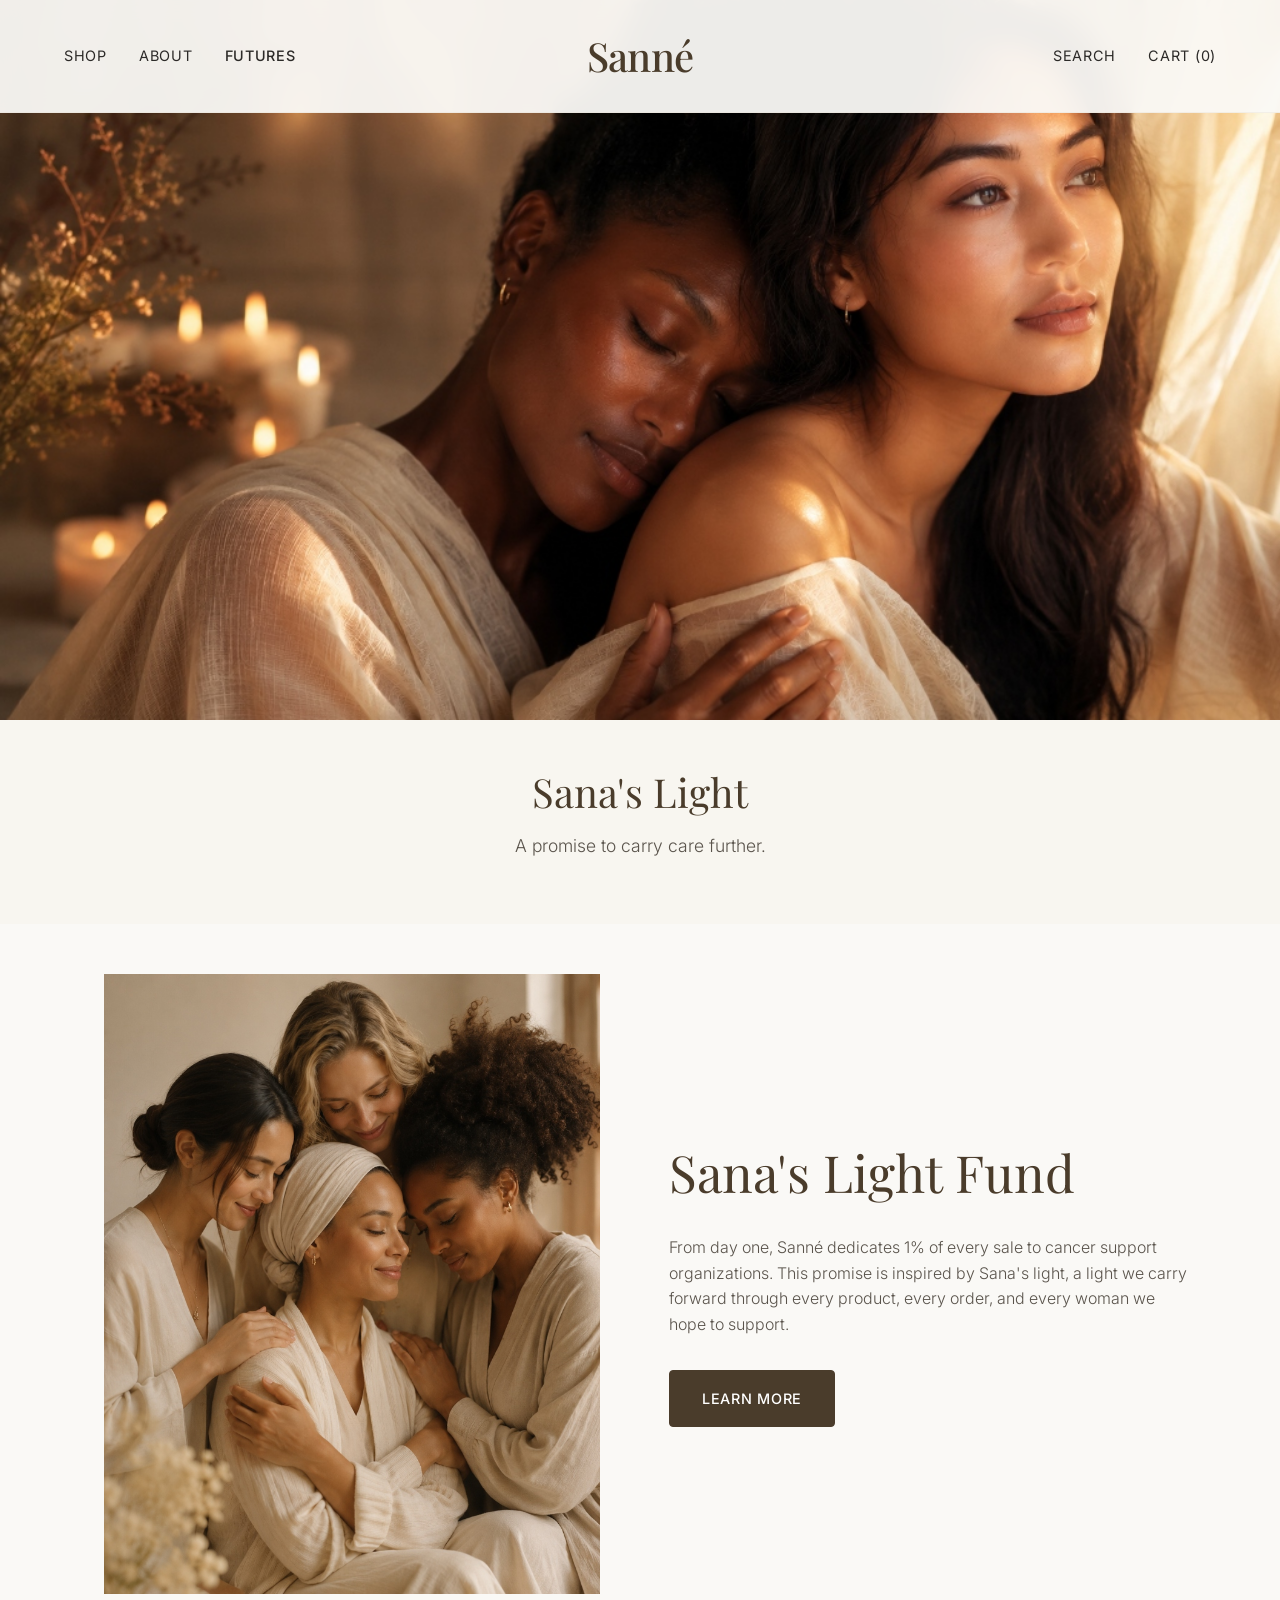
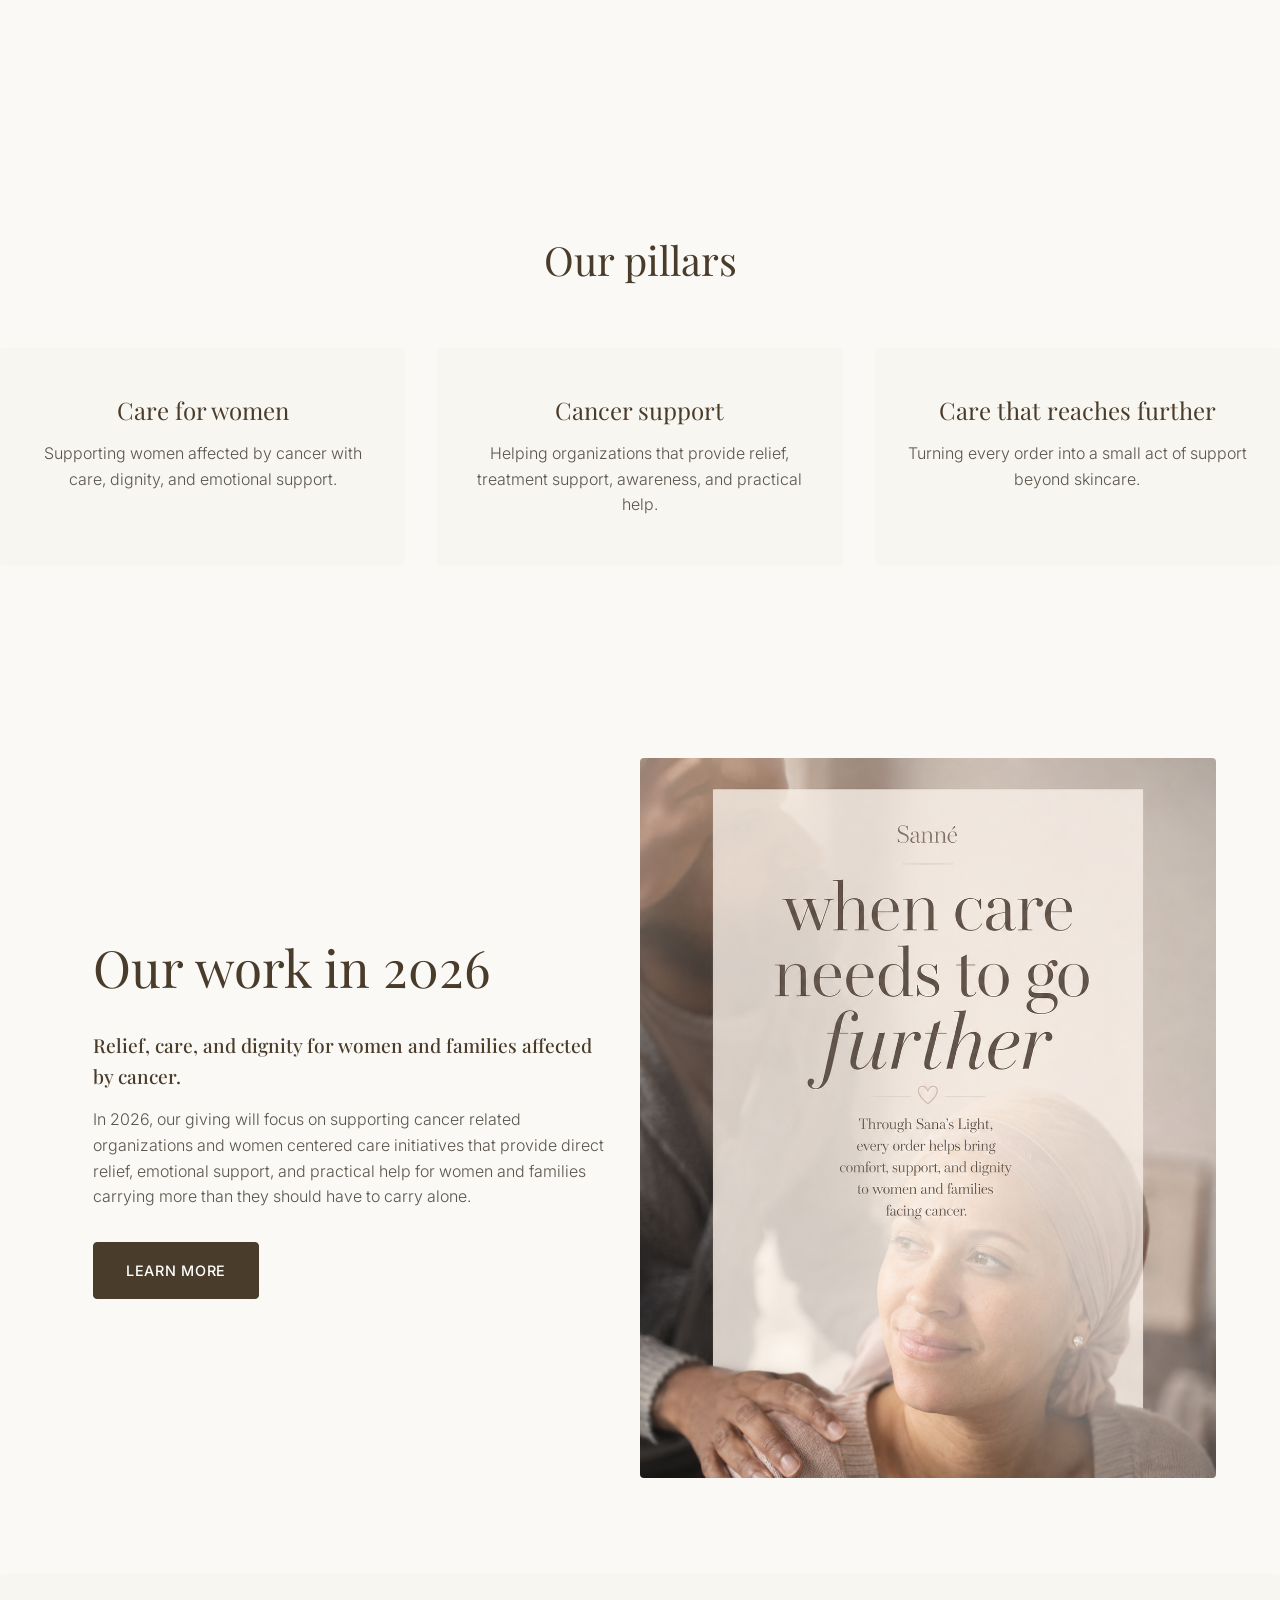
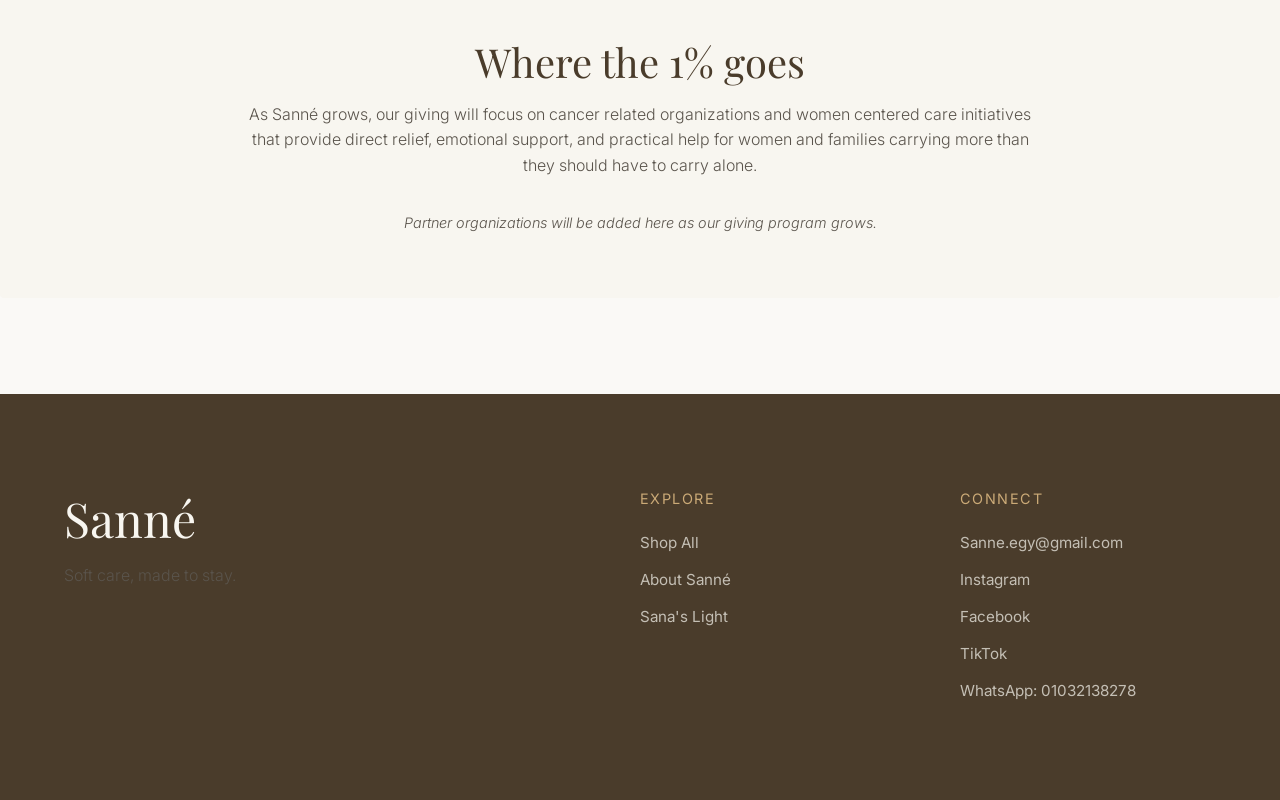
<file: futures.html>
<!DOCTYPE html>
<html lang="en">
<head>
  <meta charset="UTF-8">
  <meta name="viewport" content="width=device-width, initial-scale=1.0">
  <title>Sana's Light | Sanné Futures</title>
  <meta name="description" content="From day one, Sanné dedicates 1% of every sale to cancer support organizations. Sana's light lives on in care.">
  <link rel="stylesheet" href="styles.css">
  <style>
    html {
      scroll-behavior: smooth;
    }
  </style>
</head>
<body>

  <!-- Header -->
  <header class="header">
    <nav class="nav-left">
      <a href="shop.html" class="nav-link">SHOP</a>
      <a href="about.html" class="nav-link">ABOUT</a>
      <a href="futures.html" class="nav-link" style="font-weight: 500;">FUTURES</a>
    </nav>
    <a href="index.html" class="logo">Sanné</a>
    <nav class="nav-right">
      <a href="#" class="nav-link" id="nav-search">SEARCH</a>
      <a href="#" class="nav-link" id="nav-cart">CART <span id="cart-count-badge">(0)</span></a>
    </nav>
    <div class="hamburger">
      <span></span>
      <span></span>
      <span></span>
    </div>
  </header>

  <!-- Mobile Menu -->
  <div class="mobile-menu">
    <a href="shop.html">SHOP</a>
    <a href="about.html">ABOUT</a>
    <a href="futures.html">FUTURES</a>
    <a href="#" id="mobile-search">SEARCH</a>
    <a href="#" id="mobile-cart">CART</a>
  </div>

  <!-- Search Overlay -->
  <div class="search-overlay" id="search-overlay">
    <div class="search-content">
      <button class="close-btn" id="close-search">&times;</button>
      <h2 class="section-title text-center mb-sm">Search Sanné</h2>
      <input type="text" id="search-input" class="form-control" placeholder="Search products, keywords, or skin type..." autocomplete="off">
      <div id="search-results" class="search-results-container mt-md"></div>
    </div>
  </div>

  <!-- Cart Overlay -->
  <div class="cart-overlay" id="cart-overlay">
    <div class="cart-content">
      <button class="close-btn" id="close-cart">&times;</button>
      <h2 class="section-title mb-md">Your Cart</h2>
      
      <div id="cart-items-container" class="cart-items-container">
        <p class="empty-cart-msg text-center mt-md">Your cart is empty.</p>
      </div>
      
      <div class="cart-footer mt-md" id="cart-footer" style="display: none;">
        <div class="cart-total-row">
          <span>Total:</span>
          <span id="cart-total-price">0 EGP</span>
        </div>
        
        <h3 class="mt-md mb-sm" style="font-size: 1.2rem;">Checkout</h3>
        <p class="mb-sm" style="font-size: 0.9rem; color: var(--color-text-light);">Payment method: Cash or Instapay</p>
        
        <form id="checkout-form">
          <div class="form-group">
            <input type="text" id="checkout-name" class="form-control" placeholder="Full Name" required>
          </div>
          <div class="form-group">
            <input type="tel" id="checkout-phone" class="form-control" placeholder="Phone Number" required>
          </div>
          <div class="form-group">
            <input type="tel" id="checkout-whatsapp" class="form-control" placeholder="WhatsApp Number (if different)">
          </div>
          <div class="form-group">
            <select id="checkout-city" class="form-control" required>
              <option value="" disabled selected>City in Egypt</option>
              <option value="Cairo">Cairo</option>
              <option value="Giza">Giza</option>
              <option value="Alex">Alexandria</option>
              <option value="Belbeis">Belbeis</option>
              <option value="Zagazig">Zagazig</option>
              <option value="10th of Ramadan">10th of Ramadan</option>
              <option value="Ismailia">Ismailia</option>
              <option value="Aswan">Aswan</option>
              <option value="Assiut">Assiut</option>
              <option value="Luxor">Luxor</option>
              <option value="Red Sea">Red Sea</option>
              <option value="Beheira">Beheira</option>
              <option value="Dakahlia">Dakahlia</option>
              <option value="Suez">Suez</option>
              <option value="Gharbia">Gharbia</option>
              <option value="Fayoum">Fayoum</option>
              <option value="Menoufia">Menoufia</option>
              <option value="Minya">Minya</option>
              <option value="New Valley">New Valley</option>
              <option value="Beni Suef">Beni Suef</option>
              <option value="Port Said">Port Said</option>
              <option value="South Sinai">South Sinai</option>
              <option value="Damietta">Damietta</option>
              <option value="Sohag">Sohag</option>
              <option value="North Sinai">North Sinai</option>
              <option value="Qena">Qena</option>
              <option value="Kafr El Sheikh">Kafr El Sheikh</option>
              <option value="Matrouh">Matrouh</option>
              <option value="Sharqiyah">Sharqiyah</option>
            </select>
          </div>
          <div class="form-group">
            <textarea id="checkout-address" class="form-control" rows="2" placeholder="Full Address" required></textarea>
          </div>
          <div class="form-group">
            <textarea id="checkout-notes" class="form-control" rows="2" placeholder="Notes (Optional)"></textarea>
          </div>
          <button type="submit" class="btn btn-primary" style="width: 100%;">Complete Order</button>
          <p id="checkout-success-msg" class="success-msg mt-sm" style="display: none; color: green; font-size: 0.9rem; text-align: center;">Your order is ready. Please complete it through WhatsApp.</p>
        </form>
      </div>
    </div>
  </div>

 <!-- Futures Hero -->
<section class="futures-hero-section futures-hero-clean">
  <div class="futures-hero-media">
    <img src="images/new_3.jpg" alt="Sana's Light" class="futures-hero-img">
  </div>

  <div class="futures-hero-text container text-center">
    <h1 class="section-title">Sana's Light</h1>
    <p class="section-subtitle mt-sm">A promise to carry care further.</p>
  </div>
</section>

  <!-- Main Sana's Light section -->
<section class="editorial-split container sanas-light-section">
  <div class="sanas-light-image-wrap">
    <img src="images/new_2.jpg" alt="Sana's Light Fund" class="sanas-light-image">
  </div>
    <div class="editorial-content" style="flex: 1; padding: 10% 5%;">
      <h2 class="editorial-title">Sana's Light Fund</h2>
      <p class="mb-md">From day one, Sanné dedicates 1% of every sale to cancer support organizations. This promise is inspired by Sana's light, a light we carry forward through every product, every order, and every woman we hope to support.</p>
      <div><a href="#sanas-light-details" class="btn btn-primary">Learn more</a></div>
    </div>
  </section>

  <!-- Pillars Section -->
  <section class="section container mt-xl mb-xl">
    <div class="section-header text-center mb-lg">
      <h2 class="section-title">Our pillars</h2>
    </div>
    
    <div class="pillars-grid" style="display: grid; grid-template-columns: repeat(auto-fit, minmax(250px, 1fr)); gap: 2rem;">
      <div class="pillar-card text-center" style="background-color: var(--color-cream); padding: 3rem 2rem; border-radius: 4px;">
        <h3 class="mb-sm" style="font-family: var(--font-serif); font-size: 1.5rem; color: var(--color-dark-brown);">Care for women</h3>
        <p>Supporting women affected by cancer with care, dignity, and emotional support.</p>
      </div>
      <div class="pillar-card text-center" style="background-color: var(--color-cream); padding: 3rem 2rem; border-radius: 4px;">
        <h3 class="mb-sm" style="font-family: var(--font-serif); font-size: 1.5rem; color: var(--color-dark-brown);">Cancer support</h3>
        <p>Helping organizations that provide relief, treatment support, awareness, and practical help.</p>
      </div>
      <div class="pillar-card text-center" style="background-color: var(--color-cream); padding: 3rem 2rem; border-radius: 4px;">
        <h3 class="mb-sm" style="font-family: var(--font-serif); font-size: 1.5rem; color: var(--color-dark-brown);">Care that reaches further</h3>
        <p>Turning every order into a small act of support beyond skincare.</p>
      </div>
    </div>
  </section>

  <!-- Our Work in 2026 -->
  <section class="editorial-split container mt-xl">
    <div class="editorial-content" style="flex: 1; padding: 10% 5%;">
      <h2 class="editorial-title">Our work in 2026</h2>
      <p class="mb-sm" style="font-weight: 500; font-family: var(--font-serif); font-size: 1.2rem; color: var(--color-dark-brown);">Relief, care, and dignity for women and families affected by cancer.</p>
      <p class="mb-md">In 2026, our giving will focus on supporting cancer related organizations and women centered care initiatives that provide direct relief, emotional support, and practical help for women and families carrying more than they should have to carry alone.</p>
      <div><a href="#sanas-light-details" class="btn btn-primary">Learn more</a></div>
    </div>
    <div class="image-wrapper" style="flex: 1;">
      <img src="images/Our work in 2026.png" alt="Our work in 2026" class="editorial-img" style="border-radius: 4px;">
    </div>
  </section>

  <!-- Details Section -->
  <section id="sanas-light-details" class="section container text-center mt-xl mb-xl" style="background-color: var(--color-cream); padding: 4rem 5%; border-radius: 4px;">
    <h2 class="section-title mb-sm">Where the 1% goes</h2>
    <p class="mb-sm" style="max-width: 800px; margin: 0 auto; color: var(--color-text-light);">As Sanné grows, our giving will focus on cancer related organizations and women centered care initiatives that provide direct relief, emotional support, and practical help for women and families carrying more than they should have to carry alone.</p>
    <p style="font-size: 0.9rem; font-style: italic; color: var(--color-text-light); margin-top: 2rem;">Partner organizations will be added here as our giving program grows.</p>
  </section>

  <!-- Footer -->
  <footer class="footer mt-xl">
    <div class="footer-top">
      <div>
        <h2 class="footer-brand">Sanné</h2>
        <p>Soft care, made to stay.</p>
      </div>
      <div>
        <h3 class="footer-title">Explore</h3>
        <div class="footer-links">
          <a href="shop.html">Shop All</a>
          <a href="about.html">About Sanné</a>
          <a href="futures.html">Sana's Light</a>
        </div>
      </div>
      <div>
        <h3 class="footer-title">Connect</h3>
        <div class="footer-links">
          <a href="mailto:Sanne.egy@gmail.com">Sanne.egy@gmail.com</a>
          <a href="https://www.instagram.com/sanne.egy/" target="_blank">Instagram</a>
          <a href="https://www.facebook.com/share/1Dsn9ZZotF/" target="_blank">Facebook</a>
          <a href="https://www.tiktok.com/@sanne.eg?_r=1&_t=ZS-96NpIO4bs0N" target="_blank">TikTok</a>
          <a href="https://wa.me/201032138278" target="_blank">WhatsApp: 01032138278</a>
        </div>
      </div>
    </div>
  </footer>

  <script src="app.js"></script>
</body>
</html>
</file>
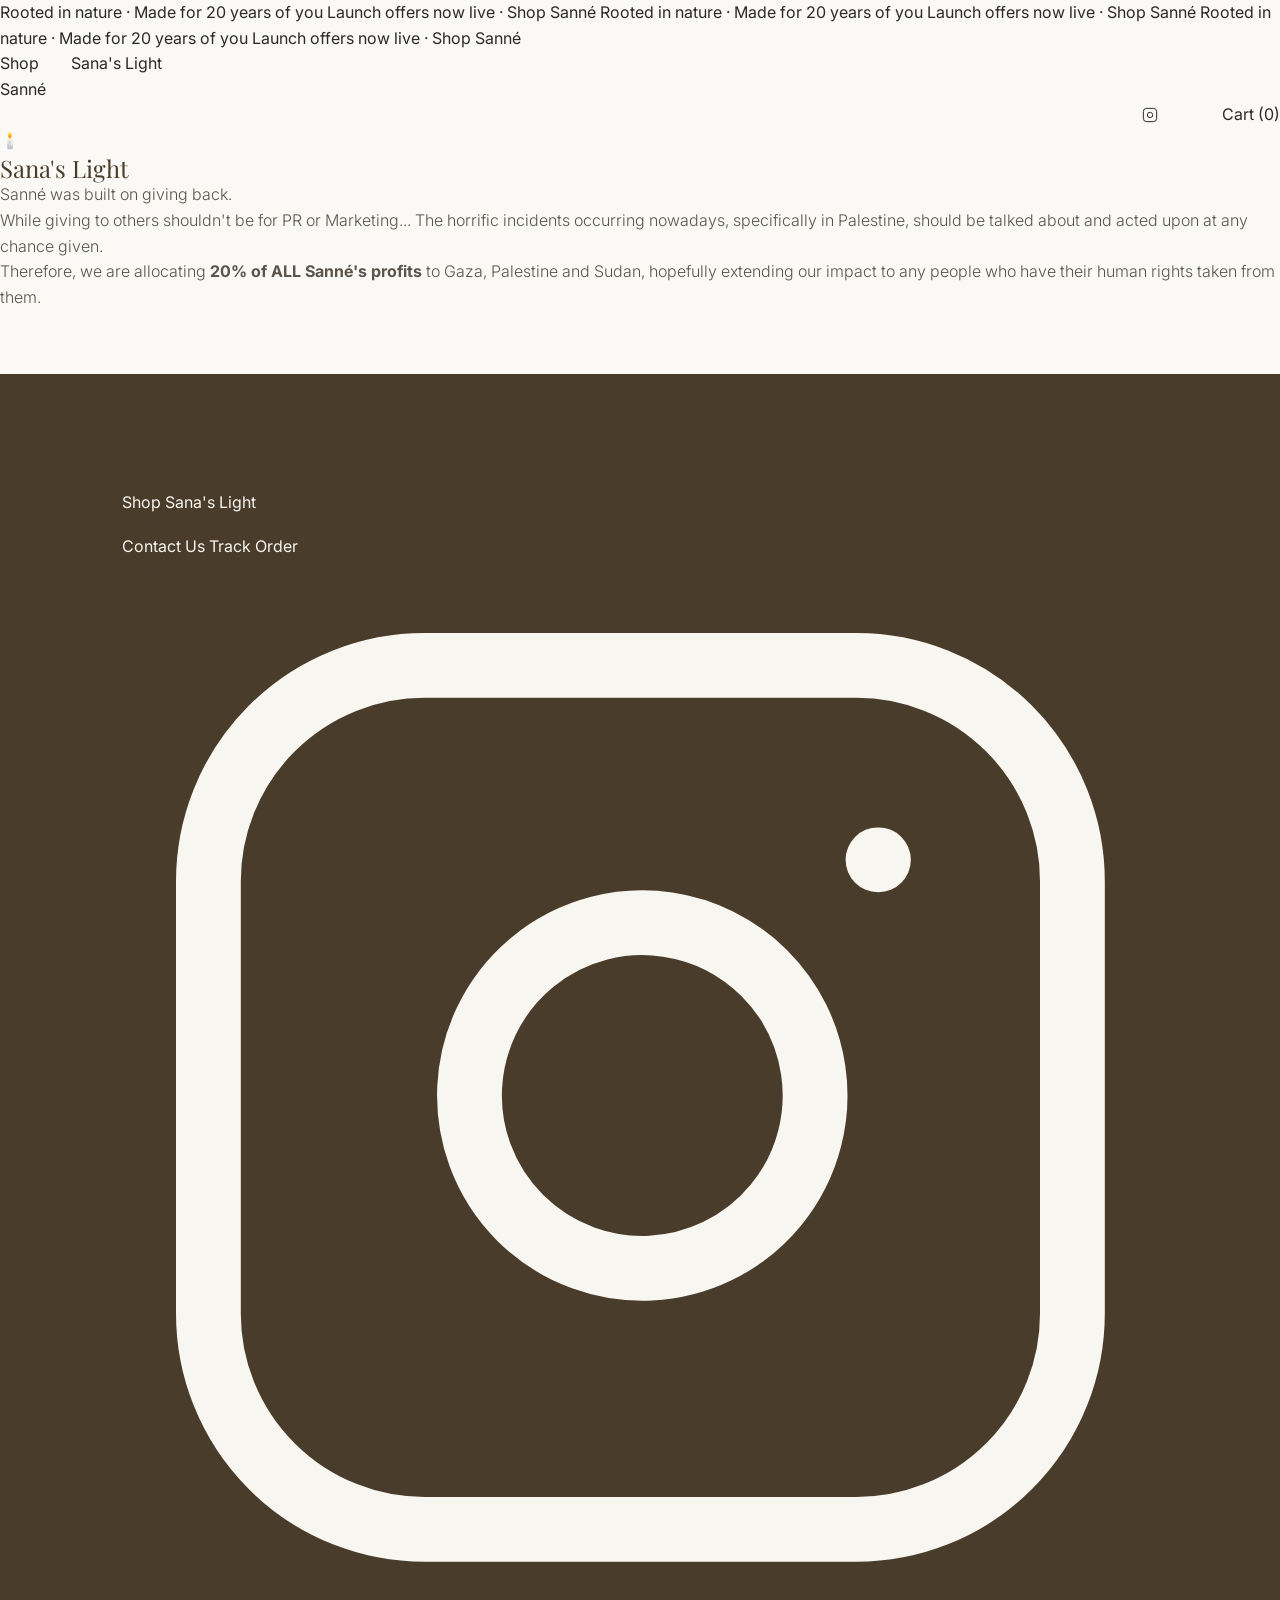
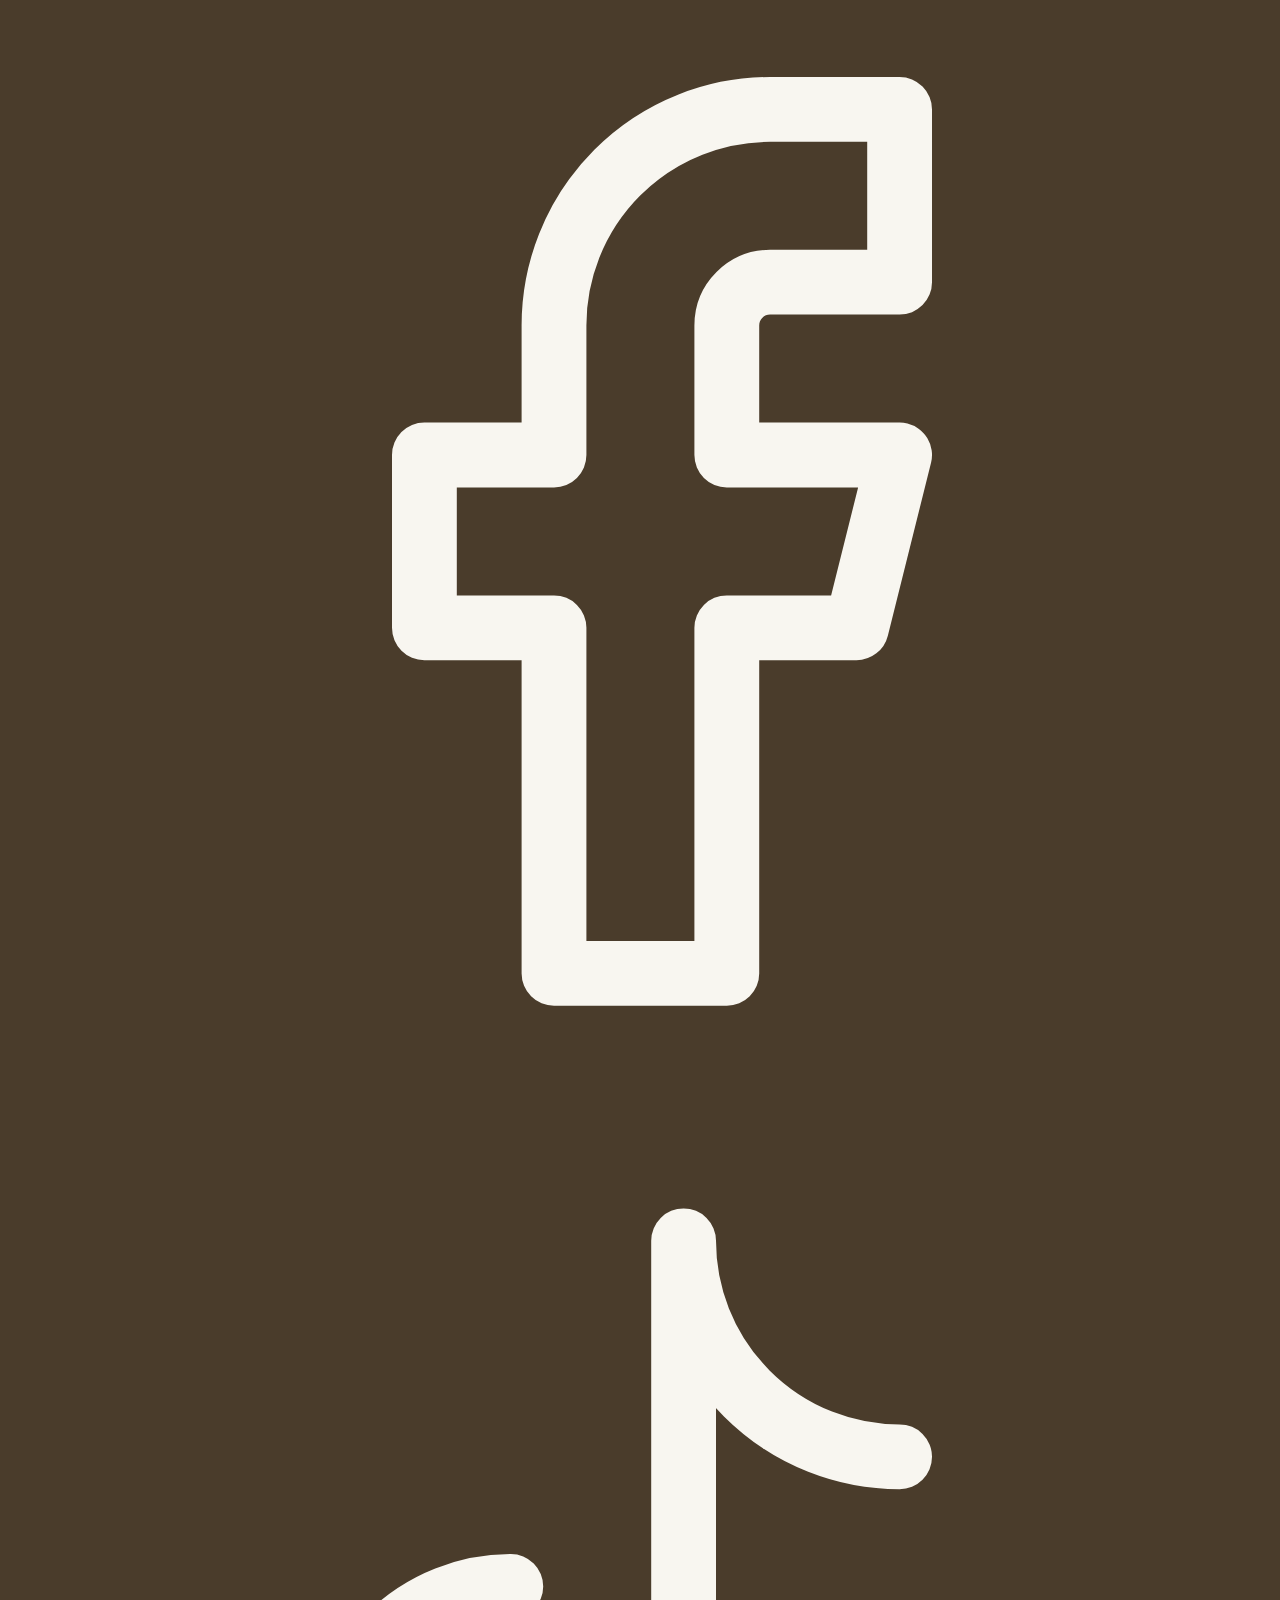
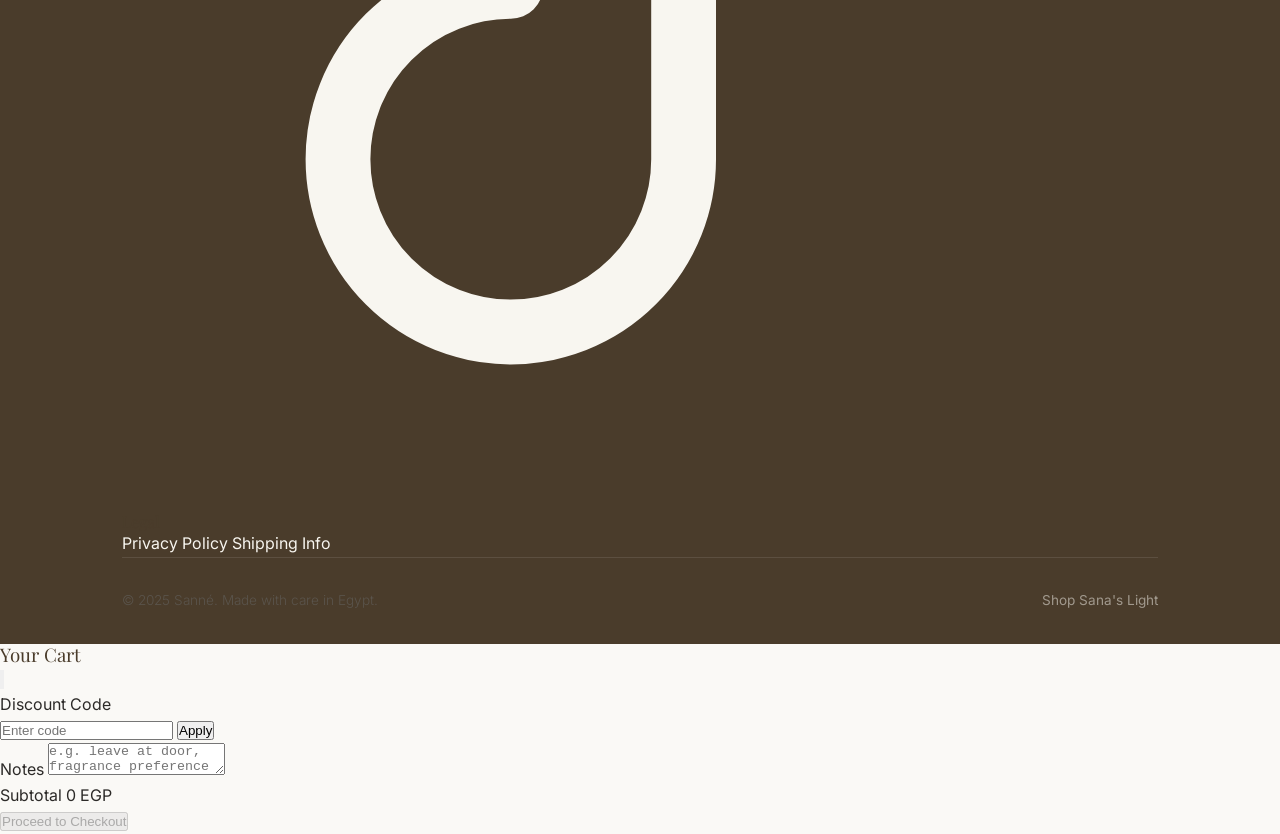
<file: sanas-light.html>
<!DOCTYPE html>
<html lang="en">
<head>
  <meta charset="UTF-8">
  <meta name="viewport" content="width=device-width, initial-scale=1.0">
  <title>Sana's Light, Sanné</title>
  <meta name="description" content="Discover Sana's Light. 20% of Sanné's profits are donated to Gaza, Palestine, and Sudan.">
  <link rel="stylesheet" href="styles.css">
</head>
<body>

  <!-- Announcement Bar -->
  <div class="announcement-bar" id="announcement-bar">
    <div class="marquee-track">
      <span>Rooted in nature · Made for 20 years of you</span>
      <span>Launch offers now live · Shop Sanné</span>
      <span>Rooted in nature · Made for 20 years of you</span>
      <span>Launch offers now live · Shop Sanné</span>
      <span>Rooted in nature · Made for 20 years of you</span>
      <span>Launch offers now live · Shop Sanné</span>
    </div>
  </div>

  <!-- Navigation -->
  <nav class="navbar solid has-announcement" id="navbar">
    <div class="nav-inner">
      <div class="nav-left">
        <a href="shop.html">Shop</a>
        <a href="sanas-light.html">Sana's Light</a>
      </div>
      <a href="index.html" class="brand-logo">Sanné</a>
      <div class="nav-right">
        <a href="https://www.instagram.com/sanne.egy/" target="_blank" style="display:flex;align-items:center;"><svg width="16" height="16" viewBox="0 0 24 24" fill="none" stroke="currentColor" stroke-width="1.5"><rect x="2" y="2" width="20" height="20" rx="5"/><path d="M16 11.37A4 4 0 1 1 12.63 8 4 4 0 0 1 16 11.37z"/><line x1="17.5" y1="6.5" x2="17.51" y2="6.5"/></svg></a>
        <div class="cart-icon" onclick="openCart()">
          <svg viewBox="0 0 24 24" fill="none" stroke="currentColor" stroke-width="1.5"><path d="M6 2L3 6v14a2 2 0 0 0 2 2h14a2 2 0 0 0 2-2V6l-3-4z"/><line x1="3" y1="6" x2="21" y2="6"/><path d="M16 10a4 4 0 0 1-8 0"/></svg>
          <span class="cart-badge" style="display:none;">0</span>
        </div>
        <span class="cart-text" style="cursor:pointer;" onclick="openCart()">Cart (0)</span>
        <div class="hamburger" id="hamburger"><span></span><span></span><span></span></div>
      </div>
    </div>
  </nav>

  <!-- Mobile Menu -->
  <div class="mobile-menu" id="mobile-menu">
    <a href="shop.html">Shop</a>
    <a href="sanas-light.html">Sana's Light</a>
    <a href="checkout.html">Cart</a>
    <div class="mobile-socials">
      <a href="https://www.instagram.com/sanne.egy/" target="_blank"><svg viewBox="0 0 24 24" fill="none" stroke="currentColor" stroke-width="1.5" width="22" height="22"><rect x="2" y="2" width="20" height="20" rx="5"/><path d="M16 11.37A4 4 0 1 1 12.63 8 4 4 0 0 1 16 11.37z"/><line x1="17.5" y1="6.5" x2="17.51" y2="6.5"/></svg></a>
      <a href="https://www.facebook.com/share/1Dsn9ZZotF/" target="_blank"><svg viewBox="0 0 24 24" fill="none" stroke="currentColor" stroke-width="1.5" width="22" height="22"><path d="M18 2h-3a5 5 0 0 0-5 5v3H7v4h3v8h4v-8h3l1-4h-4V7a1 1 0 0 1 1-1h3z"/></svg></a>
      <a href="https://www.tiktok.com/@sanne.eg" target="_blank"><svg viewBox="0 0 24 24" fill="none" stroke="currentColor" stroke-width="1.5" width="22" height="22"><path d="M9 12a4 4 0 1 0 4 4V4a5 5 0 0 0 5 5"/></svg></a>
    </div>
  </div>

  <!-- Editorial Content -->
  <section class="light-page">
    <div class="light-content fade-in">
      <span class="light-icon">🕯️</span>
      <div class="light-rule"></div>
      <h1 class="light-title">Sana's Light</h1>
      <div class="light-rule"></div>

      <p>Sanné was built on giving back.</p>
      
      <p>While giving to others shouldn't be for PR or Marketing... The horrific incidents occurring nowadays, specifically in Palestine, should be talked about and acted upon at any chance given.</p>
      
      <p>Therefore, we are allocating <strong>20% of ALL Sanné's profits</strong> to Gaza, Palestine and Sudan, hopefully extending our impact to any people who have their human rights taken from them.</p>

      <div class="light-rule" style="margin-top:4rem;"></div>
    </div>
  </section>

  <!-- Footer -->
  <footer class="footer">
    <div class="container">
      <div class="footer-inner">
        <div class="footer-col">
          <h4>Sanné</h4>
          <a href="shop.html">Shop</a>
          <a href="sanas-light.html">Sana's Light</a>
        </div>
        <div class="footer-col">
          <h4>Help</h4>
          <a href="https://wa.me/201032138278" target="_blank">Contact Us</a>
          <a href="checkout.html">Track Order</a>
        </div>
        <div class="footer-col">
          <h4>Follow</h4>
          <div class="footer-socials">
            <a href="https://www.instagram.com/sanne.egy/" target="_blank"><svg viewBox="0 0 24 24" fill="none" stroke="currentColor" stroke-width="1.5" stroke-linecap="round" stroke-linejoin="round"><rect x="2" y="2" width="20" height="20" rx="5"/><path d="M16 11.37A4 4 0 1 1 12.63 8 4 4 0 0 1 16 11.37z"/><line x1="17.5" y1="6.5" x2="17.51" y2="6.5"/></svg></a>
            <a href="https://www.facebook.com/share/1Dsn9ZZotF/" target="_blank"><svg viewBox="0 0 24 24" fill="none" stroke="currentColor" stroke-width="1.5" stroke-linecap="round" stroke-linejoin="round"><path d="M18 2h-3a5 5 0 0 0-5 5v3H7v4h3v8h4v-8h3l1-4h-4V7a1 1 0 0 1 1-1h3z"/></svg></a>
            <a href="https://www.tiktok.com/@sanne.eg" target="_blank"><svg viewBox="0 0 24 24" fill="none" stroke="currentColor" stroke-width="1.5" stroke-linecap="round" stroke-linejoin="round"><path d="M9 12a4 4 0 1 0 4 4V4a5 5 0 0 0 5 5"/></svg></a>
          </div>
        </div>
        <div class="footer-col">
          <h4>Legal</h4>
          <a href="#">Privacy Policy</a>
          <a href="#">Shipping Info</a>
        </div>
      </div>
      <div class="footer-bottom">
        <p>© 2025 Sanné. Made with care in Egypt.</p>
        <div class="footer-bottom-nav">
          <a href="shop.html">Shop</a>
          <a href="sanas-light.html">Sana's Light</a>
        </div>
      </div>
    </div>
  </footer>

  <!-- Cart Sidebar -->
  <div class="cart-overlay" id="cart-overlay"></div>
  <div class="cart-sidebar" id="cart-sidebar">
    <div class="cart-header">
      <h3>Your Cart</h3>
      <button class="cart-close" id="cart-close-btn"><svg viewBox="0 0 24 24" fill="none" stroke="currentColor" stroke-width="1.5"><line x1="18" y1="6" x2="6" y2="18"/><line x1="6" y1="6" x2="18" y2="18"/></svg></button>
    </div>
    <div class="cart-items" id="cart-items-list"></div>
    <div class="cart-footer">
      <div class="cart-discount-row">
        <label>Discount Code</label>
        <div class="discount-input-wrap">
          <input type="text" id="discount-input" placeholder="Enter code">
          <button id="discount-apply-btn">Apply</button>
        </div>
        <div class="discount-msg" id="discount-msg"></div>
      </div>
      <div class="cart-notes">
        <label>Notes</label>
        <textarea id="cart-notes-input" placeholder="e.g. leave at door, fragrance preference"></textarea>
      </div>
      <div class="cart-subtotal">
        <span>Subtotal</span>
        <span id="cart-subtotal-amount">0 EGP</span>
      </div>
      <button class="proceed-btn" id="proceed-btn" disabled onclick="window.location.href='checkout.html'">Proceed to Checkout</button>
    </div>
  </div>

  <script src="app.js"></script>
</body>
</html>
</file>
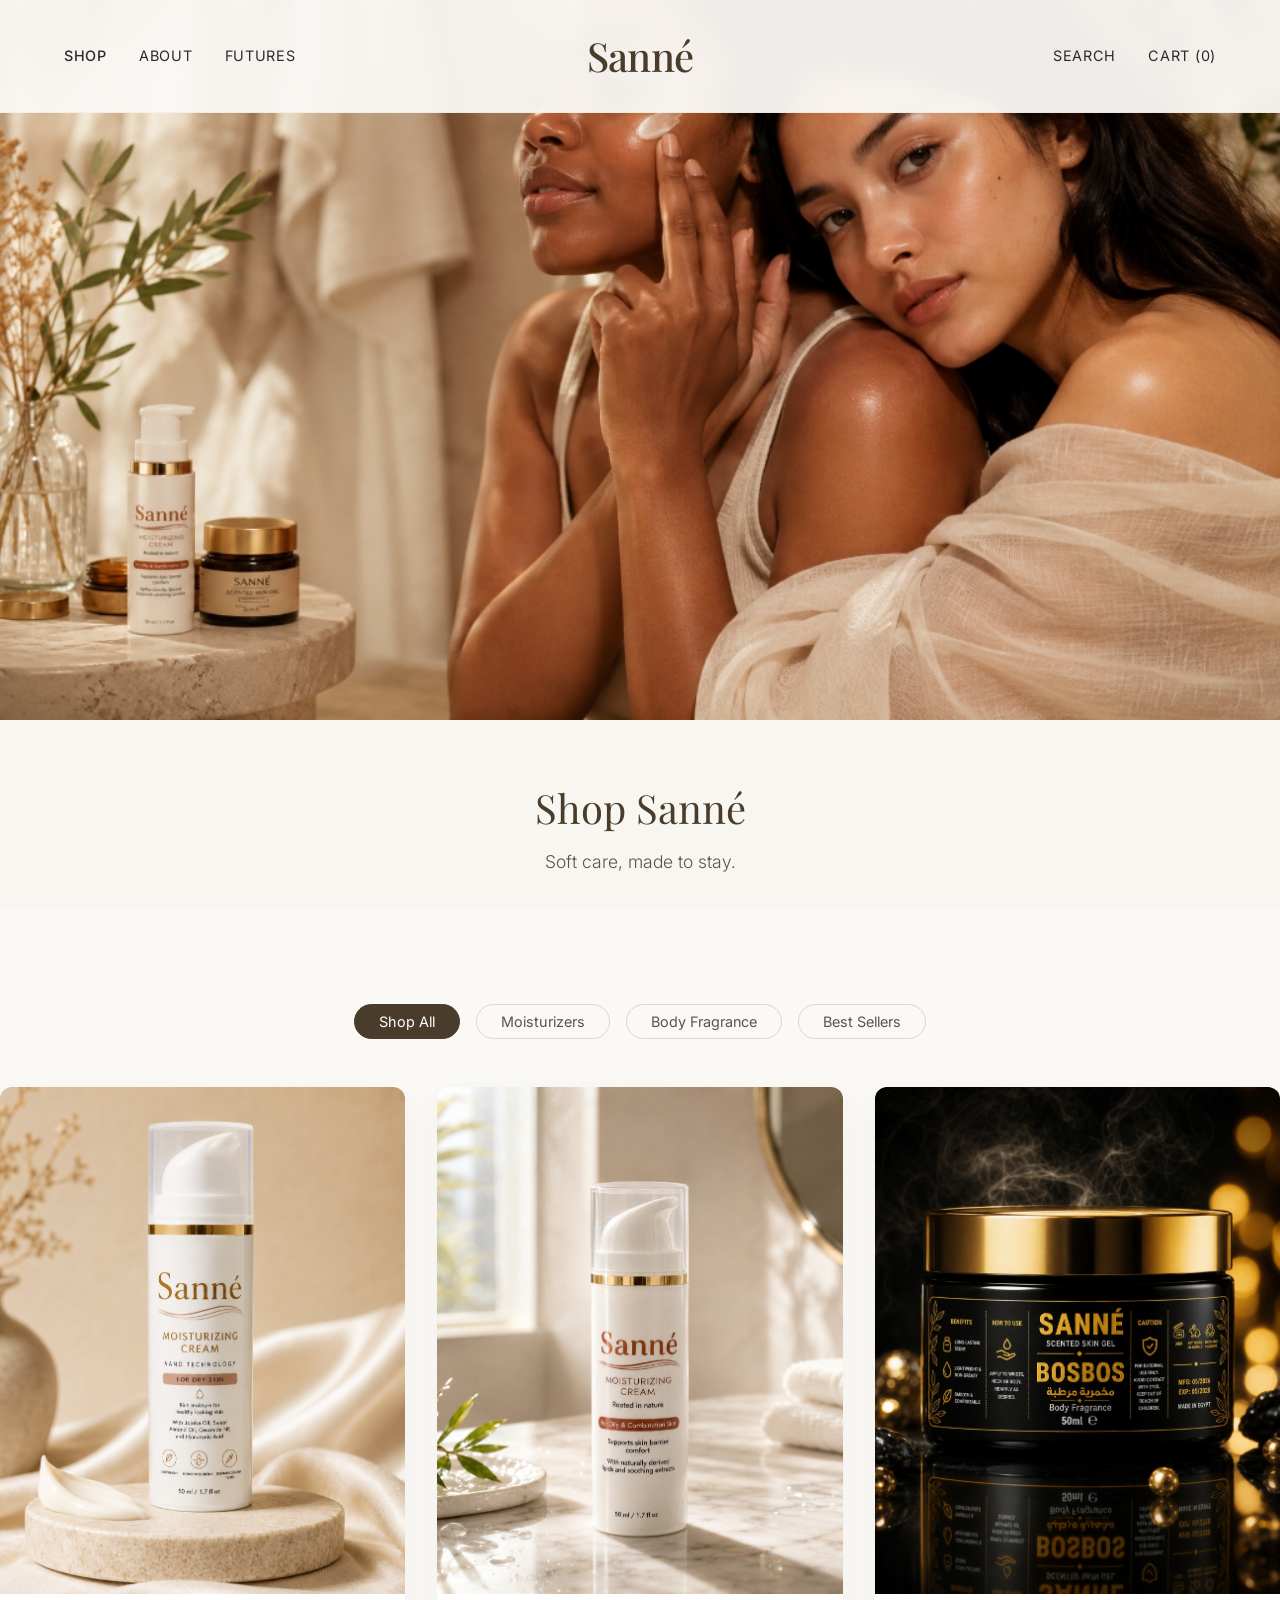
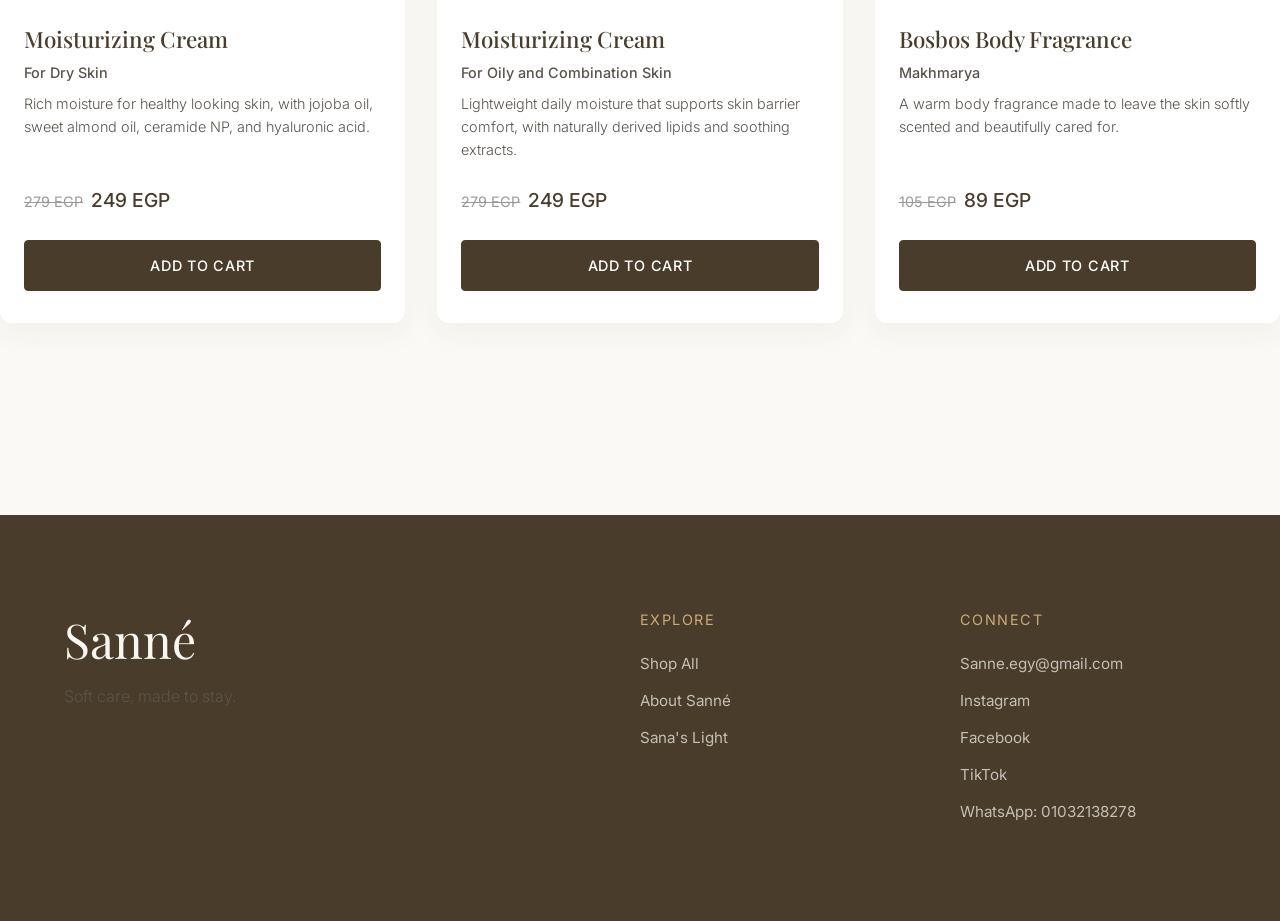
<file: shop.html>
<!DOCTYPE html>
<html lang="en">
<head>
  <meta charset="UTF-8">
  <meta name="viewport" content="width=device-width, initial-scale=1.0">
  <title>Shop Sanné | Premium Skincare</title>
  <meta name="description" content="Shop Sanné premium skincare and body fragrance. Soft care, made to stay.">
  <link rel="stylesheet" href="styles.css">
</head>
<body>

  <!-- Header -->
  <header class="header">
    <nav class="nav-left">
      <a href="shop.html" class="nav-link" style="font-weight: 500;">SHOP</a>
      <a href="about.html" class="nav-link">ABOUT</a>
      <a href="futures.html" class="nav-link">FUTURES</a>
    </nav>
    <a href="index.html" class="logo">Sanné</a>
    <nav class="nav-right">
      <a href="#" class="nav-link" id="nav-search">SEARCH</a>
      <a href="#" class="nav-link" id="nav-cart">CART <span id="cart-count-badge">(0)</span></a>
    </nav>
    <div class="hamburger">
      <span></span>
      <span></span>
      <span></span>
    </div>
  </header>

  <!-- Mobile Menu -->
  <div class="mobile-menu">
    <a href="shop.html">SHOP</a>
    <a href="about.html">ABOUT</a>
    <a href="futures.html">FUTURES</a>
    <a href="#" id="mobile-search">SEARCH</a>
    <a href="#" id="mobile-cart">CART</a>
  </div>

  <!-- Search Overlay -->
  <div class="search-overlay" id="search-overlay">
    <div class="search-content">
      <button class="close-btn" id="close-search">&times;</button>
      <h2 class="section-title text-center mb-sm">Search Sanné</h2>
      <input type="text" id="search-input" class="form-control" placeholder="Search products, keywords, or skin type..." autocomplete="off">
      <div id="search-results" class="search-results-container mt-md"></div>
    </div>
  </div>

  <!-- Cart Overlay -->
  <div class="cart-overlay" id="cart-overlay">
    <div class="cart-content">
      <button class="close-btn" id="close-cart">&times;</button>
      <h2 class="section-title mb-md">Your Cart</h2>
      
      <div id="cart-items-container" class="cart-items-container">
        <p class="empty-cart-msg text-center mt-md">Your cart is empty.</p>
      </div>
      
      <div class="cart-footer mt-md" id="cart-footer" style="display: none;">
        <div class="cart-total-row">
          <span>Total:</span>
          <span id="cart-total-price">0 EGP</span>
        </div>
        
        <h3 class="mt-md mb-sm" style="font-size: 1.2rem;">Checkout</h3>
        <p class="mb-sm" style="font-size: 0.9rem; color: var(--color-text-light);">Payment method: Cash or Instapay</p>
        
        <form id="checkout-form">
          <div class="form-group">
            <input type="text" id="checkout-name" class="form-control" placeholder="Full Name" required>
          </div>
          <div class="form-group">
            <input type="tel" id="checkout-phone" class="form-control" placeholder="Phone Number" required>
          </div>
          <div class="form-group">
            <input type="tel" id="checkout-whatsapp" class="form-control" placeholder="WhatsApp Number (if different)">
          </div>
          <div class="form-group">
            <select id="checkout-city" class="form-control" required>
              <option value="" disabled selected>City in Egypt</option>
              <option value="Cairo">Cairo</option>
              <option value="Giza">Giza</option>
              <option value="Alex">Alexandria</option>
              <option value="Belbeis">Belbeis</option>
              <option value="Zagazig">Zagazig</option>
              <option value="10th of Ramadan">10th of Ramadan</option>
              <option value="Ismailia">Ismailia</option>
              <option value="Aswan">Aswan</option>
              <option value="Assiut">Assiut</option>
              <option value="Luxor">Luxor</option>
              <option value="Red Sea">Red Sea</option>
              <option value="Beheira">Beheira</option>
              <option value="Dakahlia">Dakahlia</option>
              <option value="Suez">Suez</option>
              <option value="Gharbia">Gharbia</option>
              <option value="Fayoum">Fayoum</option>
              <option value="Menoufia">Menoufia</option>
              <option value="Minya">Minya</option>
              <option value="New Valley">New Valley</option>
              <option value="Beni Suef">Beni Suef</option>
              <option value="Port Said">Port Said</option>
              <option value="South Sinai">South Sinai</option>
              <option value="Damietta">Damietta</option>
              <option value="Sohag">Sohag</option>
              <option value="North Sinai">North Sinai</option>
              <option value="Qena">Qena</option>
              <option value="Kafr El Sheikh">Kafr El Sheikh</option>
              <option value="Matrouh">Matrouh</option>
              <option value="Sharqiyah">Sharqiyah</option>
            </select>
          </div>
          <div class="form-group">
            <textarea id="checkout-address" class="form-control" rows="2" placeholder="Full Address" required></textarea>
          </div>
          <div class="form-group">
            <textarea id="checkout-notes" class="form-control" rows="2" placeholder="Notes (Optional)"></textarea>
          </div>
          <button type="submit" class="btn btn-primary" style="width: 100%;">Complete Order</button>
          <p id="checkout-success-msg" class="success-msg mt-sm" style="display: none; color: green; font-size: 0.9rem; text-align: center;">Your order is ready. Please complete it through WhatsApp.</p>
        </form>
      </div>
    </div>
  </div>

<!-- Shop Hero -->
<section class="shop-hero-section shop-hero-clean">
  <div class="shop-hero-media">
    <img src="images/new_5.jpg" alt="Sanné shop" class="shop-hero-img">
  </div>

  <div class="shop-hero-text container text-center">
    <h1 class="section-title">Shop Sanné</h1>
    <p class="section-subtitle">Soft care, made to stay.</p>
  </div>
</section>

  <!-- Main Content -->
  <section class="section container">
    <div class="category-pills">
      <button class="pill active">Shop All</button>
      <button class="pill">Moisturizers</button>
      <button class="pill">Body Fragrance</button>
      <button class="pill">Best Sellers</button>
    </div>

    <div class="products-grid">
      <!-- Product 1 -->
      <div class="product-card" data-id="p1" data-name="Moisturizing Cream" data-variant="For Dry Skin" data-price="249">
        <div class="product-image-container">
          <img src="images/dry_skin.jpg" alt="Moisturizing Cream For Dry Skin" class="product-image default-img">
          <img src="images/hover_dry_skin_1778922108728.png" alt="Applying Moisturizing Cream For Dry Skin" class="product-image hover-img">
        </div>
        <div class="product-info">
          <h3 class="product-title">Moisturizing Cream</h3>
          <p class="product-variant" style="font-size: 0.9rem; margin-bottom: 0.5rem; font-weight: 500;">For Dry Skin</p>
          <p class="product-desc">Rich moisture for healthy looking skin, with jojoba oil, sweet almond oil, ceramide NP, and hyaluronic acid.</p>
          <div class="product-price-row">
            <span class="price-old">279 EGP</span>
            <span class="price-new">249 EGP</span>
          </div>
          <button class="btn btn-primary btn-order add-to-cart-btn">Add to cart</button>
        </div>
      </div>

      <!-- Product 2 -->
      <div class="product-card" data-id="p2" data-name="Moisturizing Cream" data-variant="For Oily and Combination Skin" data-price="249">
        <div class="product-image-container">
          <img src="images/oily_skin.jpg" alt="Moisturizing Cream For Oily and Combination Skin" class="product-image default-img">
          <img src="images/hover_oily_skin_1778922300593.png" alt="Applying Moisturizing Cream For Oily and Combination Skin" class="product-image hover-img">
        </div>
        <div class="product-info">
          <h3 class="product-title">Moisturizing Cream</h3>
          <p class="product-variant" style="font-size: 0.9rem; margin-bottom: 0.5rem; font-weight: 500;">For Oily and Combination Skin</p>
          <p class="product-desc">Lightweight daily moisture that supports skin barrier comfort, with naturally derived lipids and soothing extracts.</p>
          <div class="product-price-row">
            <span class="price-old">279 EGP</span>
            <span class="price-new">249 EGP</span>
          </div>
          <button class="btn btn-primary btn-order add-to-cart-btn">Add to cart</button>
        </div>
      </div>

      <!-- Product 3 -->
      <div class="product-card" data-id="p3" data-name="Bosbos Body Fragrance" data-variant="Makhmarya" data-price="89">
        <div class="product-image-container">
          <img src="images/bosbos.jpg" alt="Bosbos Body Fragrance" class="product-image default-img">
          <img src="images/bosbos_hover.png" alt="Bosbos Body Fragrance Usage" class="product-image hover-img">
        </div>
        <div class="product-info">
          <h3 class="product-title">Bosbos Body Fragrance</h3>
          <p class="product-variant" style="font-size: 0.9rem; margin-bottom: 0.5rem; font-weight: 500;">Makhmarya</p>
          <p class="product-desc">A warm body fragrance made to leave the skin softly scented and beautifully cared for.</p>
          <div class="product-price-row">
            <span class="price-old">105 EGP</span>
            <span class="price-new">89 EGP</span>
          </div>
          <button class="btn btn-primary btn-order add-to-cart-btn">Add to cart</button>
        </div>
      </div>
    </div>
  </section>

  <!-- Footer -->
  <footer class="footer mt-xl">
    <div class="footer-top">
      <div>
        <h2 class="footer-brand">Sanné</h2>
        <p>Soft care, made to stay.</p>
      </div>
      <div>
        <h3 class="footer-title">Explore</h3>
        <div class="footer-links">
          <a href="shop.html">Shop All</a>
          <a href="about.html">About Sanné</a>
          <a href="futures.html">Sana's Light</a>
        </div>
      </div>
      <div>
        <h3 class="footer-title">Connect</h3>
        <div class="footer-links">
          <a href="mailto:Sanne.egy@gmail.com">Sanne.egy@gmail.com</a>
          <a href="https://www.instagram.com/sanne.egy/" target="_blank">Instagram</a>
          <a href="https://www.facebook.com/share/1Dsn9ZZotF/" target="_blank">Facebook</a>
          <a href="https://www.tiktok.com/@sanne.eg?_r=1&_t=ZS-96NpIO4bs0N" target="_blank">TikTok</a>
          <a href="https://wa.me/201032138278" target="_blank">WhatsApp: 01032138278</a>
        </div>
      </div>
    </div>
  </footer>

  <script src="app.js"></script>
</body>
</html>
</file>
<file: styles.css>
@import url('https://fonts.googleapis.com/css2?family=Inter:wght@300;400;500;600&family=Playfair+Display:ital,wght@0,400;0,500;0,600;1,400;1,500&display=swap');

:root {
  --color-cream: #F8F6F0;
  --color-beige: #EADDCB;
  --color-soft-gold: #CBAA77;
  --color-soft-brown: #8C7355;
  --color-dark-brown: #4A3C2B;
  --color-sage: #D1D8D1;
  --color-off-white: #FAF9F6;
  --color-white: #FFFFFF;
  --color-text: #2C2A28;
  --color-text-light: #5A544C;
  --color-border: #E0D7C8;

  --font-serif: 'Playfair Display', serif;
  --font-sans: 'Inter', sans-serif;

  --transition-smooth: all 0.4s cubic-bezier(0.25, 0.46, 0.45, 0.94);
  --shadow-soft: 0 10px 30px rgba(74, 60, 43, 0.05);
  --shadow-hover: 0 15px 40px rgba(74, 60, 43, 0.08);

  --spacing-xs: 0.5rem;
  --spacing-sm: 1rem;
  --spacing-md: 2rem;
  --spacing-lg: 4rem;
  --spacing-xl: 6rem;
  --spacing-xxl: 8rem;
}

* {
  margin: 0;
  padding: 0;
  box-sizing: border-box;
}

body {
  font-family: var(--font-sans);
  background-color: var(--color-off-white);
  color: var(--color-text);
  line-height: 1.6;
  -webkit-font-smoothing: antialiased;
  -moz-osx-font-smoothing: grayscale;
}

h1, h2, h3, h4, h5, h6 {
  font-family: var(--font-serif);
  font-weight: 400;
  color: var(--color-dark-brown);
  line-height: 1.2;
}

p {
  color: var(--color-text-light);
  font-weight: 300;
}

a {
  text-decoration: none;
  color: inherit;
  transition: var(--transition-smooth);
}

ul {
  list-style: none;
}

img {
  max-width: 100%;
  height: auto;
  display: block;
}

/* Utilities */
.container {
  max-width: 1400px;
  margin: 0 auto;
  padding: 0 5%;
}

.text-center { text-align: center; }
.mt-sm { margin-top: var(--spacing-sm); }
.mt-md { margin-top: var(--spacing-md); }
.mt-lg { margin-top: var(--spacing-lg); }
.mt-xl { margin-top: var(--spacing-xl); }
.mb-sm { margin-bottom: var(--spacing-sm); }
.mb-md { margin-bottom: var(--spacing-md); }
.mb-lg { margin-bottom: var(--spacing-lg); }
.mb-xl { margin-bottom: var(--spacing-xl); }

.btn {
  display: inline-flex;
  align-items: center;
  justify-content: center;
  padding: 1rem 2rem;
  font-family: var(--font-sans);
  font-weight: 500;
  font-size: 0.9rem;
  letter-spacing: 0.05em;
  text-transform: uppercase;
  border: 1px solid var(--color-dark-brown);
  background-color: transparent;
  color: var(--color-dark-brown);
  cursor: pointer;
  transition: var(--transition-smooth);
  border-radius: 4px;
}

.btn:hover {
  background-color: var(--color-dark-brown);
  color: var(--color-white);
}

.btn-primary {
  background-color: var(--color-dark-brown);
  color: var(--color-white);
}

.btn-primary:hover {
  background-color: var(--color-soft-brown);
  border-color: var(--color-soft-brown);
}

/* Header */
.header {
  position: fixed;
  top: 0;
  left: 0;
  width: 100%;
  padding: 1.5rem 5%;
  display: flex;
  justify-content: space-between;
  align-items: center;
  z-index: 100;
  background-color: rgba(250, 249, 246, 0.95);
  backdrop-filter: blur(10px);
  border-bottom: 1px solid rgba(224, 215, 200, 0.3);
  transition: transform 0.3s ease;
}

.header.hidden {
  transform: translateY(-100%);
}

.nav-left, .nav-right {
  display: flex;
  gap: 2rem;
  flex: 1;
}

.nav-right {
  justify-content: flex-end;
}

.nav-link {
  font-size: 0.9rem;
  text-transform: uppercase;
  letter-spacing: 0.05em;
  font-weight: 400;
  color: var(--color-text);
  position: relative;
}

.nav-link::after {
  content: '';
  position: absolute;
  bottom: -4px;
  left: 0;
  width: 0;
  height: 1px;
  background-color: var(--color-dark-brown);
  transition: width 0.3s ease;
}

.nav-link:hover::after {
  width: 100%;
}

.logo {
  font-family: var(--font-serif);
  font-size: 2.5rem;
  font-weight: 500;
  color: var(--color-dark-brown);
  text-align: center;
  flex: 1;
  letter-spacing: -0.02em;
}

.hamburger {
  display: none;
  cursor: pointer;
  flex-direction: column;
  gap: 5px;
}

.hamburger span {
  width: 25px;
  height: 1.5px;
  background-color: var(--color-dark-brown);
  transition: all 0.3s ease;
}

/* Mobile Menu */
.mobile-menu {
  position: fixed;
  top: 0;
  left: 0;
  width: 100%;
  height: 100vh;
  background-color: var(--color-cream);
  z-index: 99;
  display: flex;
  flex-direction: column;
  justify-content: center;
  align-items: center;
  gap: 2rem;
  transform: translateY(-100%);
  transition: transform 0.5s cubic-bezier(0.77, 0, 0.175, 1);
}

.mobile-menu.active {
  transform: translateY(0);
}

.mobile-menu a {
  font-family: var(--font-serif);
  font-size: 2rem;
  color: var(--color-dark-brown);
}

/* Hero Section */
.hero {
  height: 100vh;
  width: 100%;
  position: relative;
  display: flex;
  align-items: flex-end;
  justify-content: center;
  padding-bottom: 10vh;
  overflow: hidden;
}

.hero-clean {
  align-items: flex-end;
  justify-content: center;
  padding-bottom: 5vh;
}

.hero-img {
  position: absolute;
  top: 0;
  left: 0;
  width: 100%;
  height: 100%;
  object-fit: cover;
  z-index: -1;
  animation: slowZoom 20s ease-out infinite alternate;
}

@keyframes slowZoom {
  0% { transform: scale(1); }
  100% { transform: scale(1.05); }
}

.hero-overlay {
  position: absolute;
  top: 0;
  left: 0;
  width: 100%;
  height: 100%;
  background: linear-gradient(to top, rgba(0,0,0,0.35) 0%, rgba(0,0,0,0.05) 50%, rgba(0,0,0,0) 100%);
  z-index: -1;
}

.hero-content {
  text-align: center;
  color: var(--color-white);
  max-width: 800px;
  padding: 0 20px;
  position: relative;
  z-index: 2;
}

.hero-title {
  font-size: clamp(2.5rem, 5vw, 4.5rem);
  font-weight: 400;
  color: var(--color-white);
  margin-bottom: 2rem;
  line-height: 1.1;
  text-shadow: 0 2px 10px rgba(0,0,0,0.1);
}

.hero-actions {
  display: flex;
  gap: 1rem;
  justify-content: center;
}

.hero-btn {
  background-color: var(--color-white);
  color: var(--color-dark-brown);
  border-color: var(--color-white);
}

.hero-btn.outline {
  background-color: transparent;
  color: var(--color-white);
  border-color: var(--color-white);
}

.hero-btn.outline:hover {
  background-color: var(--color-white);
  color: var(--color-dark-brown);
}

/* Section Common */
.section {
  padding: var(--spacing-xl) 0;
}

.section-header {
  text-align: center;
  margin-bottom: var(--spacing-lg);
  max-width: 700px;
  margin-left: auto;
  margin-right: auto;
}

.section-title {
  font-size: 2.5rem;
  margin-bottom: 1rem;
}

.section-subtitle {
  font-size: 1.1rem;
  font-weight: 300;
}

/* Products Grid */
.products-grid {
  display: grid;
  grid-template-columns: repeat(auto-fit, minmax(300px, 1fr));
  gap: 2rem;
  margin-top: 3rem;
}

.product-card {
  position: relative;
  border-radius: 12px;
  overflow: hidden;
  background-color: var(--color-white);
  box-shadow: var(--shadow-soft);
  transition: var(--transition-smooth);
  display: flex;
  flex-direction: column;
}

.product-card:hover {
  transform: translateY(-5px);
  box-shadow: var(--shadow-hover);
}

.product-image-container {
  position: relative;
  width: 100%;
  padding-top: 125%;
  overflow: hidden;
  background-color: var(--color-cream);
}

.product-image {
  position: absolute;
  top: 0;
  left: 0;
  width: 100%;
  height: 100%;
  object-fit: cover;
  transition: opacity 0.5s ease;
}

.product-image.hover-img {
  opacity: 0;
}

.product-card:hover .product-image.default-img {
  opacity: 0;
}

.product-card:hover .product-image.hover-img {
  opacity: 1;
}

.badge {
  position: absolute;
  top: 1rem;
  left: 1rem;
  background-color: var(--color-soft-gold);
  color: var(--color-white);
  font-size: 0.7rem;
  text-transform: uppercase;
  letter-spacing: 0.1em;
  padding: 0.3rem 0.8rem;
  border-radius: 20px;
  z-index: 2;
}

.product-info {
  padding: 2rem 1.5rem;
  display: flex;
  flex-direction: column;
  flex-grow: 1;
}

.product-title {
  font-size: 1.4rem;
  margin-bottom: 0.5rem;
  font-weight: 500;
}

.product-desc {
  font-size: 0.9rem;
  margin-bottom: 1.5rem;
  flex-grow: 1;
}

.product-price-row {
  display: flex;
  align-items: baseline;
  gap: 0.5rem;
  margin-bottom: 1.5rem;
}

.price-old {
  text-decoration: line-through;
  color: #999;
  font-size: 0.9rem;
}

.price-new {
  font-size: 1.2rem;
  font-weight: 500;
  color: var(--color-dark-brown);
}

.btn-order {
  width: 100%;
}

/* Philosophy Block */
.philosophy {
  background-color: var(--color-cream);
  padding: var(--spacing-xxl) 5%;
  text-align: center;
}

.philosophy-inner {
  max-width: 800px;
  margin: 0 auto;
}

.philosophy-body {
  font-size: 1.1rem;
  line-height: 1.8;
  color: var(--color-text-light);
  margin-top: 1.5rem;
}

.philosophy-text {
  font-family: var(--font-serif);
  font-size: clamp(1.5rem, 3vw, 2rem);
  line-height: 1.5;
  color: var(--color-dark-brown);
  margin: 2rem 0;
  font-style: italic;
}

.philosophy-closing {
  font-size: 1.05rem;
  line-height: 1.7;
  color: var(--color-text-light);
  margin-bottom: 2rem;
}

/* Editorial Feature */
.editorial-split {
  display: grid;
  grid-template-columns: 1fr 1fr;
  min-height: 80vh;
}

.editorial-img {
  width: 100%;
  height: 100%;
  object-fit: cover;
}

.editorial-content {
  display: flex;
  flex-direction: column;
  justify-content: center;
  padding: 10%;
  background-color: var(--color-off-white);
}

.editorial-title {
  font-size: clamp(2rem, 4vw, 3.5rem);
  margin-bottom: 2rem;
}

/* Sanné + You Grid */
.social-grid {
  display: grid;
  grid-template-columns: repeat(4, 1fr);
  gap: 0.5rem;
  margin-top: 3rem;
}

.social-img {
  width: 100%;
  aspect-ratio: 1;
  object-fit: cover;
  transition: transform 0.4s ease;
}

.social-img:hover {
  transform: scale(1.03);
}

/* Accordion */
.accordion {
  max-width: 800px;
  margin: 3rem auto 0;
}

.accordion-item {
  border-bottom: 1px solid var(--color-border);
}

.accordion-header {
  width: 100%;
  display: flex;
  justify-content: space-between;
  align-items: center;
  padding: 1.5rem 0;
  background: none;
  border: none;
  font-family: var(--font-serif);
  font-size: 1.2rem;
  color: var(--color-dark-brown);
  cursor: pointer;
}

.accordion-icon {
  font-size: 1.5rem;
  font-weight: 300;
  transition: transform 0.3s ease;
}

.accordion-item.active .accordion-icon {
  transform: rotate(45deg);
}

.accordion-content {
  max-height: 0;
  overflow: hidden;
  transition: max-height 0.3s ease;
}

.accordion-content p {
  padding-bottom: 1.5rem;
}

/* Coming Soon */
.coming-soon-grid {
  display: grid;
  grid-template-columns: repeat(3, 1fr);
  gap: 2rem;
  margin-top: 3rem;
}

.coming-soon-card {
  background-color: var(--color-cream);
  padding: 4rem 2rem;
  text-align: center;
  border-radius: 12px;
  display: flex;
  flex-direction: column;
  justify-content: center;
  align-items: center;
  aspect-ratio: 4/5;
  border: 1px dashed var(--color-border);
}

.coming-soon-title {
  font-family: var(--font-serif);
  font-size: 1.5rem;
  color: var(--color-soft-brown);
}

/* Footer */
.footer {
  background-color: var(--color-dark-brown);
  color: var(--color-cream);
  padding: var(--spacing-xl) 5% 2rem;
}

.footer-top {
  display: grid;
  grid-template-columns: 2fr 1fr 1fr;
  gap: 4rem;
  margin-bottom: 4rem;
}

.footer-brand {
  font-family: var(--font-serif);
  font-size: 3rem;
  margin-bottom: 1rem;
  color: var(--color-cream);
}

.footer-title {
  font-family: var(--font-sans);
  font-size: 0.9rem;
  text-transform: uppercase;
  letter-spacing: 0.1em;
  margin-bottom: 1.5rem;
  color: var(--color-soft-gold);
}

.footer-links {
  display: flex;
  flex-direction: column;
  gap: 0.8rem;
}

.footer-links a {
  color: rgba(248, 246, 240, 0.7);
  font-size: 0.95rem;
}

.footer-links a:hover {
  color: var(--color-cream);
}

.footer-bottom {
  border-top: 1px solid rgba(248, 246, 240, 0.1);
  padding-top: 2rem;
  display: flex;
  justify-content: space-between;
  align-items: center;
  font-size: 0.85rem;
  color: rgba(248, 246, 240, 0.5);
}

/* Modal / Checkout Overlay */
.modal-overlay {
  position: fixed;
  top: 0;
  left: 0;
  width: 100%;
  height: 100vh;
  background-color: rgba(0,0,0,0.5);
  display: flex;
  justify-content: center;
  align-items: center;
  z-index: 1000;
  opacity: 0;
  pointer-events: none;
  transition: opacity 0.3s ease;
  backdrop-filter: blur(5px);
}

.modal-overlay.active {
  opacity: 1;
  pointer-events: all;
}

.modal-content {
  background-color: var(--color-white);
  width: 90%;
  max-width: 600px;
  max-height: 90vh;
  border-radius: 12px;
  padding: 3rem;
  overflow-y: auto;
  position: relative;
  transform: translateY(20px);
  transition: transform 0.3s ease;
  box-shadow: 0 20px 60px rgba(0,0,0,0.1);
}

.modal-overlay.active .modal-content {
  transform: translateY(0);
}

.modal-close {
  position: absolute;
  top: 1.5rem;
  right: 1.5rem;
  background: none;
  border: none;
  font-size: 1.5rem;
  cursor: pointer;
  color: var(--color-text-light);
}

.form-group {
  margin-bottom: 1.5rem;
}

.form-label {
  display: block;
  font-size: 0.9rem;
  margin-bottom: 0.5rem;
  color: var(--color-dark-brown);
}

.form-control {
  width: 100%;
  padding: 0.8rem 1rem;
  border: 1px solid var(--color-border);
  border-radius: 4px;
  font-family: var(--font-sans);
  font-size: 1rem;
  background-color: var(--color-off-white);
  transition: border-color 0.3s;
}

.form-control:focus {
  outline: none;
  border-color: var(--color-soft-gold);
}

select.form-control {
  appearance: none;
  background-image: url('data:image/svg+xml;utf8,<svg xmlns="http://www.w3.org/2000/svg" width="12" height="12" viewBox="0 0 24 24"><path fill="%234A3C2B" d="M7 10l5 5 5-5z"/></svg>');
  background-repeat: no-repeat;
  background-position: right 1rem center;
}

/* About Page Specific */
.about-hero {
  height: 70vh;
}
.about-hero-editorial {
  display: grid;
  grid-template-columns: minmax(320px, 520px) 1fr;
  align-items: center;
  gap: 56px;
  max-width: 1180px;
  margin: 0 auto;
  padding: 72px 32px;
}

.about-hero-image-wrap {
  width: 100%;
}

.about-hero-img {
  width: 100%;
  height: auto;
  max-height: 620px;
  object-fit: contain;
  object-position: center;
  display: block;
}

.about-hero-copy h1 {
  font-family: var(--font-serif);
  font-size: clamp(2.8rem, 5vw, 5rem);
  line-height: 1.05;
  font-weight: 400;
  margin: 0 0 1.5rem;
  color: var(--color-text);
}

.about-hero-copy p {
  font-size: 1.1rem;
  line-height: 1.7;
  color: var(--color-text-light);
  max-width: 520px;
}

@media (max-width: 768px) {
  .about-hero-editorial {
    grid-template-columns: 1fr;
    padding: 48px 20px;
    gap: 32px;
  }

  .about-hero-copy {
    text-align: center;
  }
}

.centered-note {
  max-width: 700px;
  margin: 0 auto;
  text-align: center;
  font-size: 1.2rem;
  line-height: 1.8;
}

/* Statement Section: image clean, text separate */
.statement-section {
  overflow: hidden;
}

.statement-image-block {
  width: 100%;
  height: 70vh;
  overflow: hidden;
}

.statement-full-img {
  width: 100%;
  height: 100%;
  object-fit: cover;
}

.statement-text-block {
  padding: var(--spacing-lg) 5%;
  background-color: var(--color-cream);
}

.statement-headline {
  font-family: var(--font-serif);
  font-size: clamp(2rem, 5vw, 4rem);
  color: var(--color-dark-brown);
  text-transform: uppercase;
  letter-spacing: 0.03em;
}

/* Interactive Values */
.interactive-values {
  display: grid;
  grid-template-columns: 1fr 1fr;
  min-height: 60vh;
}

.values-list {
  background-color: var(--color-cream);
  display: flex;
  flex-direction: column;
  justify-content: center;
  padding: 10%;
}

.value-item {
  font-family: var(--font-serif);
  font-size: 2.5rem;
  color: var(--color-border);
  cursor: pointer;
  margin-bottom: 1rem;
  transition: color 0.3s ease;
}

.value-item.active {
  color: var(--color-dark-brown);
}

.value-desc {
  font-family: var(--font-sans);
  font-size: 1rem;
  color: var(--color-text-light);
  max-height: 0;
  overflow: hidden;
  transition: max-height 0.3s ease, margin 0.3s ease;
}

.value-item.active + .value-desc {
  max-height: 200px;
  margin-bottom: 2rem;
}

.value-image-container {
  position: relative;
}

.value-img {
  position: absolute;
  top: 0;
  left: 0;
  width: 100%;
  height: 100%;
  object-fit: cover;
  opacity: 0;
  transition: opacity 0.5s ease;
}

.value-img.active {
  opacity: 1;
}

/* Ingredients */
.ingredients-grid {
  display: grid;
  grid-template-columns: repeat(auto-fit, minmax(150px, 1fr));
  gap: 2rem;
  margin-top: 3rem;
}

.ingredient-card {
  text-align: center;
}

.ingredient-visual {
  width: 100%;
  aspect-ratio: 1;
  border-radius: 50%;
  margin-bottom: 1rem;
  border: 1px solid var(--color-border);
}

.ingredient-img {
  width: 100%;
  aspect-ratio: 1;
  border-radius: 50%;
  object-fit: cover;
  margin-bottom: 1rem;
  border: 1px solid var(--color-border);
}

.futures-hero-clean {
  padding-top: 0;
  background: var(--color-cream);
}
.futures-hero-media {
  width: 100%;
  max-width: none;
  margin: 0;
  padding: 0;
  overflow: hidden;
}

.futures-hero-img {
  width: 100%;
  height: auto;
  max-height: none;
  object-fit: contain;
  object-position: center;
  display: block;
}
.futures-hero-text {
  padding: 3rem 5% 4rem;
}

@media (max-width: 768px) {
  .futures-hero-media {
    padding: 0 16px;
  }

  .futures-hero-img {
    max-height: 70vh;
  }

  .futures-hero-text {
    padding: 2rem 5% 3rem;
  }
}
.pillars-grid {
  display: grid;
  grid-template-columns: repeat(auto-fit, minmax(250px, 1fr));
  gap: 2rem;
  margin-top: 3rem;
}

.pillar-card {
  background-color: var(--color-cream);
  padding: 3rem 2rem;
  border-radius: 12px;
  text-align: center;
  height: 100%;
}

.pillar-title {
  font-family: var(--font-serif);
  font-size: 1.5rem;
  margin-bottom: 1rem;
}

.shop-hero-clean {
  padding-top: 0;
  background: var(--color-cream);
}

.shop-hero-media {
  width: 100%;
  max-width: none;
  margin: 0;
  padding: 0;
  overflow: hidden;
}

.shop-hero-img {
  width: 100%;
  height: auto;
  max-height: none;
  object-fit: contain;
  object-position: center;
  display: block;
}
.shop-hero-text {
  padding: 3rem 5% 4rem;
}

@media (max-width: 768px) {
  .shop-hero-media {
    padding: 0 16px;
  }

  .shop-hero-img {
    max-height: 70vh;
  }

  .shop-hero-text {
    padding: 2rem 5% 3rem;
  }
}
.shop-hero-text {
  padding: var(--spacing-lg) 5% var(--spacing-md);
}

/* Shop Category Pills */
.category-pills {
  display: flex;
  justify-content: center;
  flex-wrap: wrap;
  gap: 1rem;
  margin-bottom: 3rem;
}

.pill {
  padding: 0.5rem 1.5rem;
  border: 1px solid var(--color-border);
  border-radius: 30px;
  font-size: 0.9rem;
  color: var(--color-text-light);
  cursor: pointer;
  transition: all 0.3s ease;
  background: none;
  font-family: var(--font-sans);
}

.pill:hover, .pill.active {
  background-color: var(--color-dark-brown);
  color: var(--color-white);
  border-color: var(--color-dark-brown);
}

.page-header {
  padding-top: calc(80px + var(--spacing-xl));
  padding-bottom: var(--spacing-md);
  text-align: center;
  background-color: var(--color-cream);
}

.page-header h1 {
  font-size: clamp(2.5rem, 5vw, 4rem);
  margin-bottom: 1rem;
}

.page-header p {
  font-size: 1.1rem;
}

/* Responsive */
@media (max-width: 992px) {
  .editorial-split {
    grid-template-columns: 1fr;
  }
  .editorial-img {
    height: 50vh;
  }
  .interactive-values {
    grid-template-columns: 1fr;
  }
  .value-image-container {
    height: 50vh;
    order: -1;
  }
  .social-grid {
    grid-template-columns: repeat(2, 1fr);
  }
}

@media (max-width: 768px) {
  .nav-left, .nav-right {
    display: none;
  }
  .hamburger {
    display: flex;
  }
  .footer-top {
    grid-template-columns: 1fr;
    gap: 2rem;
  }
  .coming-soon-grid {
    grid-template-columns: 1fr;
  }
  .hero-actions {
    flex-direction: column;
  }
  .shop-hero-image {
    height: 35vh;
  }
  .futures-hero-image {
    height: 50vh;
  }
  .statement-image-block {
    height: 50vh;
  }
  .footer-bottom {
    flex-direction: column;
    gap: 0.5rem;
    text-align: center;
  }
}

/* Search Overlay */
.search-overlay {
  position: fixed;
  top: 0;
  left: 0;
  width: 100%;
  height: 100vh;
  background-color: var(--color-off-white);
  z-index: 1000;
  display: flex;
  justify-content: center;
  padding-top: 10vh;
  opacity: 0;
  pointer-events: none;
  transition: opacity 0.3s ease;
}

.search-overlay.active {
  opacity: 1;
  pointer-events: all;
}

.search-content {
  width: 90%;
  max-width: 800px;
  position: relative;
}

.search-results-container {
  max-height: 60vh;
  overflow-y: auto;
}

/* Cart Overlay */
.cart-overlay {
  position: fixed;
  top: 0;
  right: 0;
  width: 100%;
  height: 100vh;
  background-color: rgba(0, 0, 0, 0.4);
  z-index: 1000;
  opacity: 0;
  pointer-events: none;
  transition: opacity 0.3s ease;
}

.cart-overlay.active {
  opacity: 1;
  pointer-events: all;
}

.cart-content {
  position: absolute;
  top: 0;
  right: -450px;
  width: 100%;
  max-width: 450px;
  height: 100vh;
  background-color: var(--color-white);
  box-shadow: -10px 0 30px rgba(0,0,0,0.1);
  padding: 3rem 2rem;
  transition: right 0.4s cubic-bezier(0.25, 0.46, 0.45, 0.94);
  overflow-y: auto;
}

.cart-overlay.active .cart-content {
  right: 0;
}

.close-btn {
  position: absolute;
  top: 1.5rem;
  right: 1.5rem;
  background: none;
  border: none;
  font-size: 2rem;
  cursor: pointer;
  color: var(--color-text-light);
  line-height: 1;
}

.cart-total-row {
  display: flex;
  justify-content: space-between;
  align-items: center;
  font-family: var(--font-serif);
  font-size: 1.5rem;
  color: var(--color-dark-brown);
  border-top: 1px solid var(--color-border);
  padding-top: 1.5rem;
}
.sanas-light-section {
  align-items: center;
}

.sanas-light-image-wrap {
  flex: 1;
}

.sanas-light-image {
  width: 100%;
  height: auto;
  max-height: 620px;
  object-fit: contain;
  object-position: center;
  display: block;
  border-radius: 4px;
}
</file>
